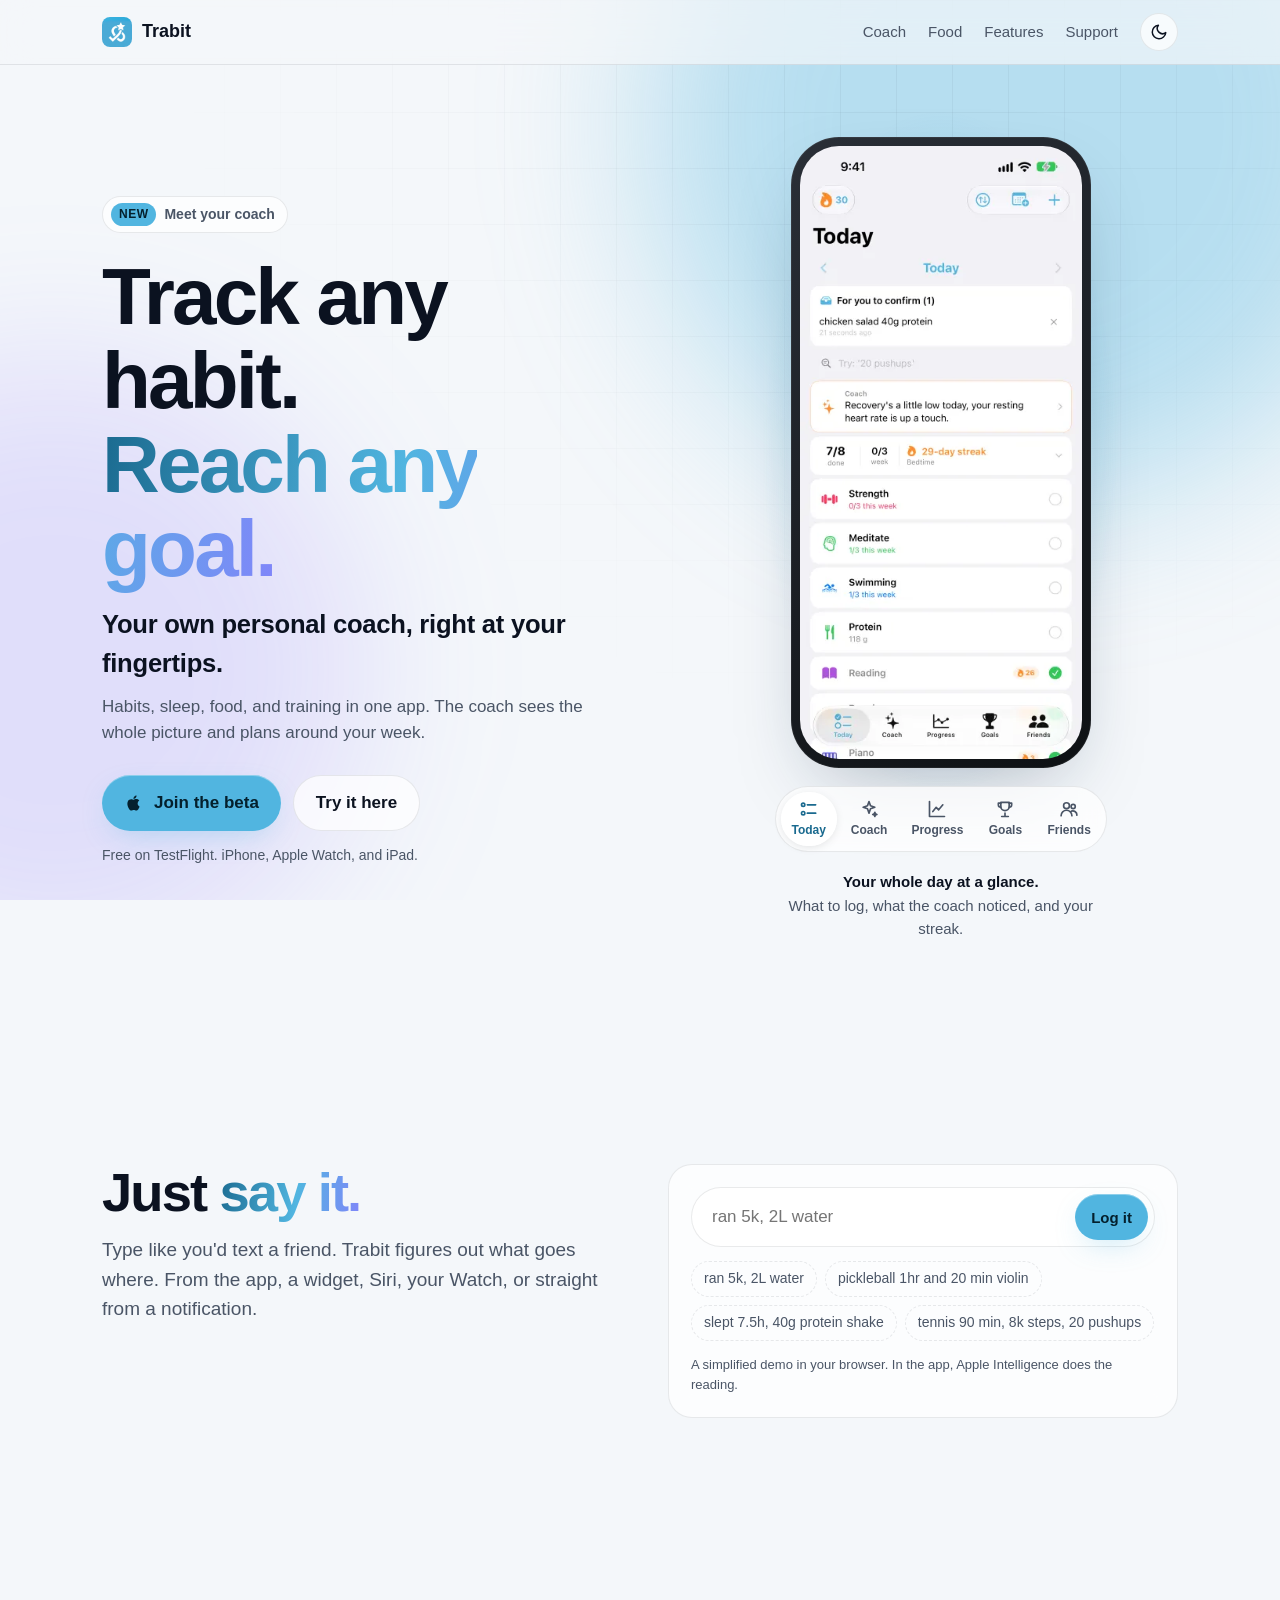
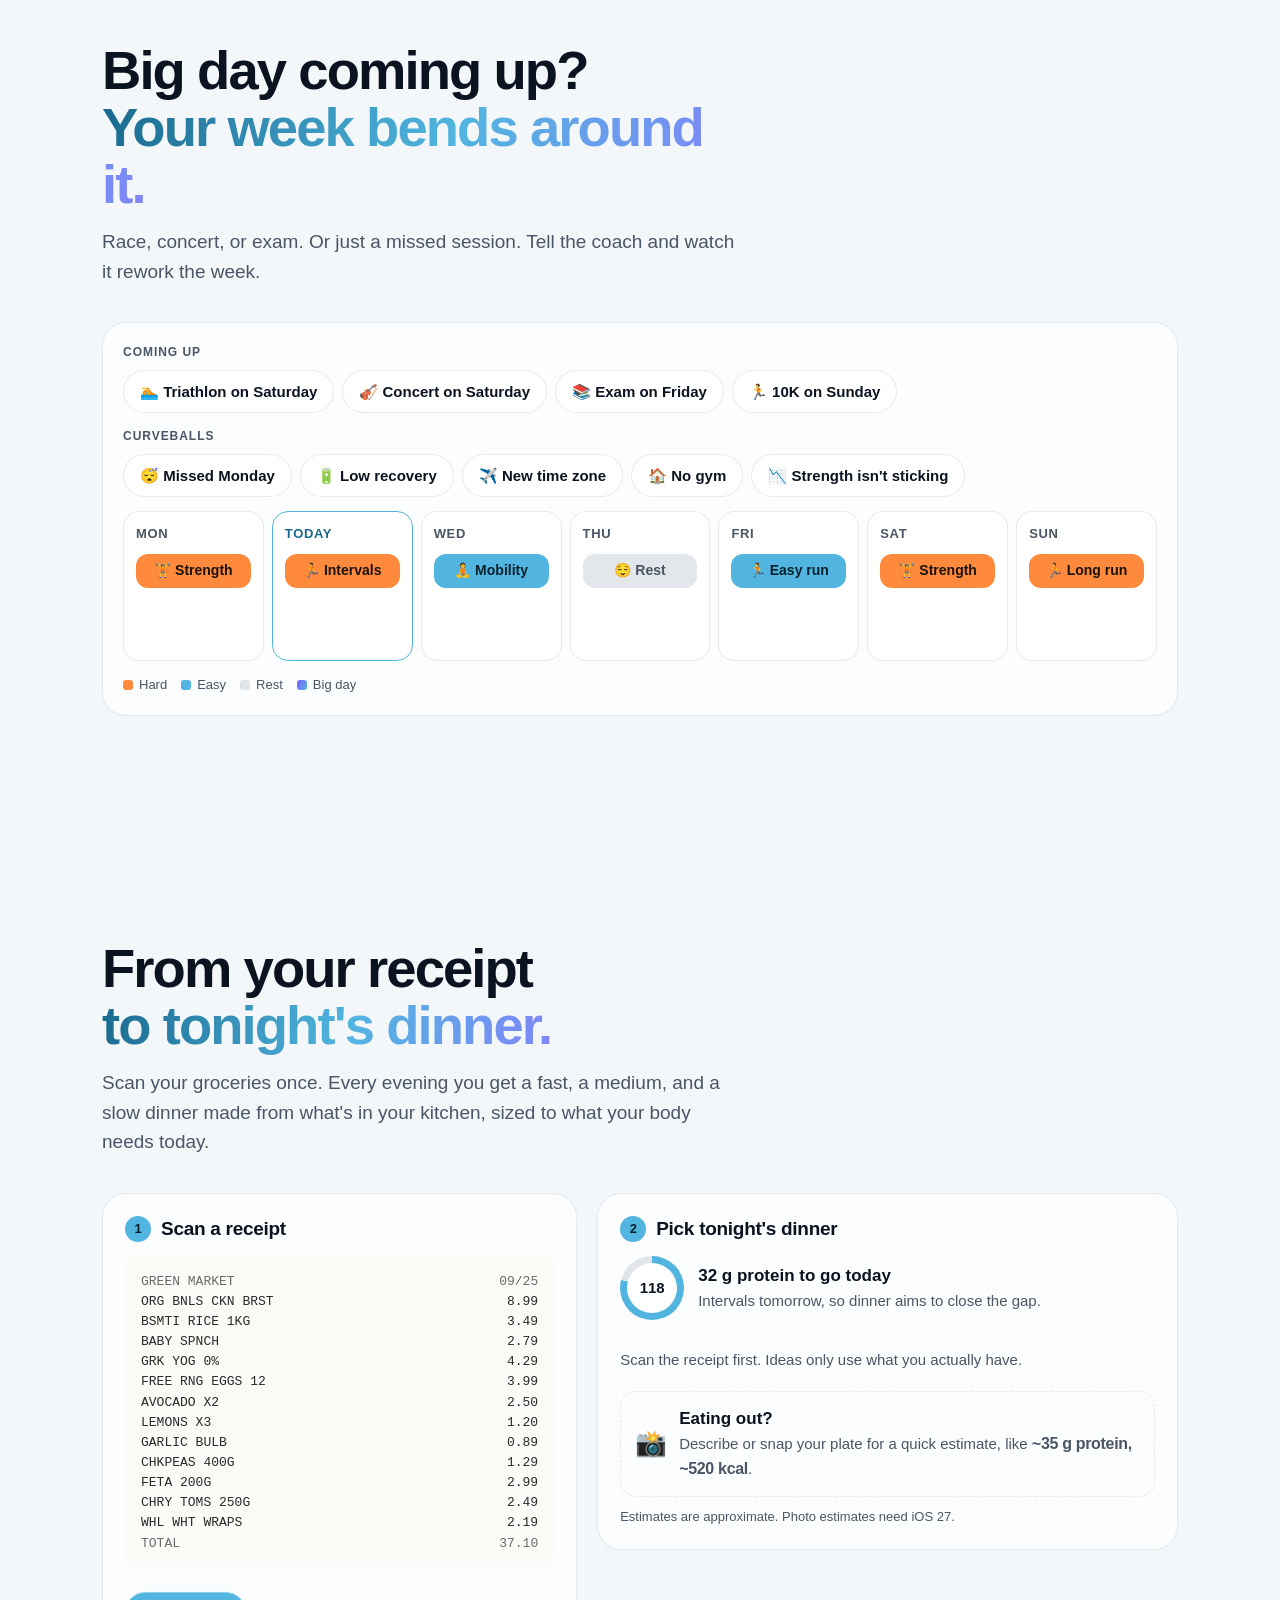
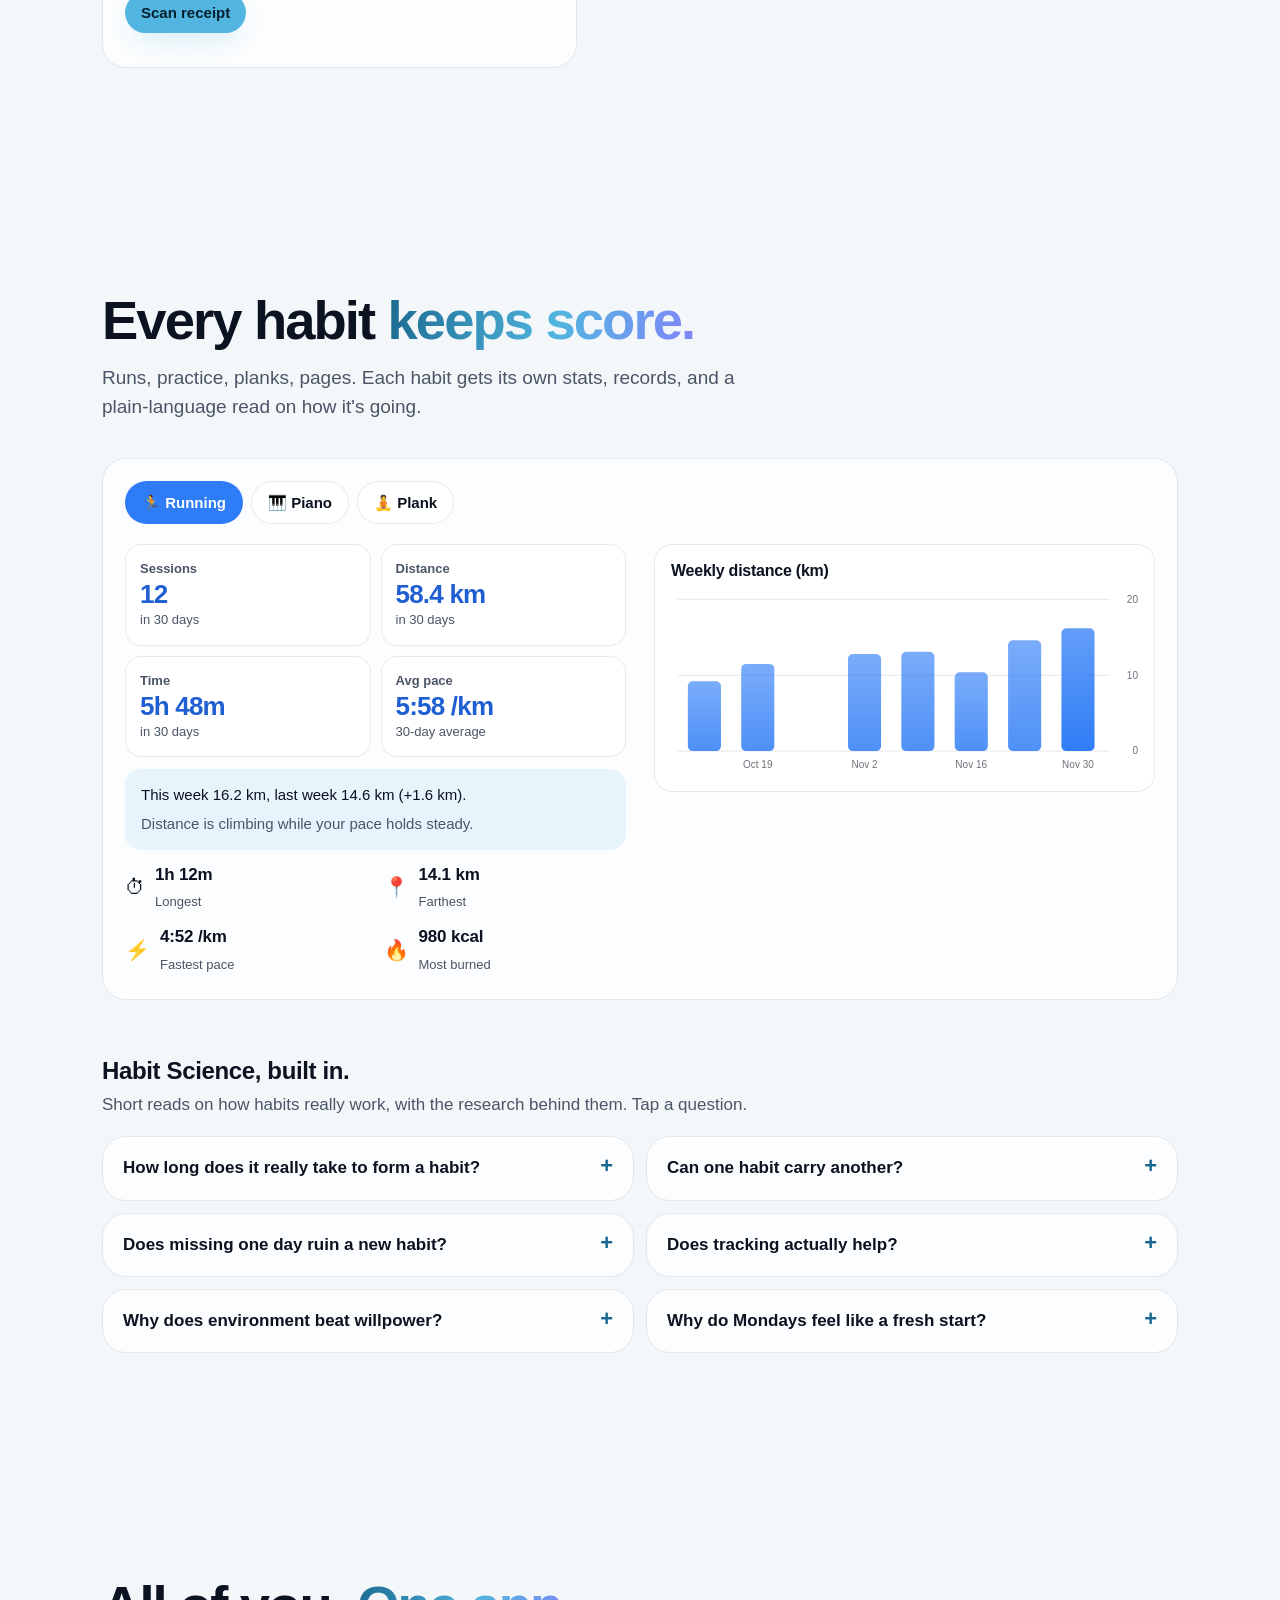
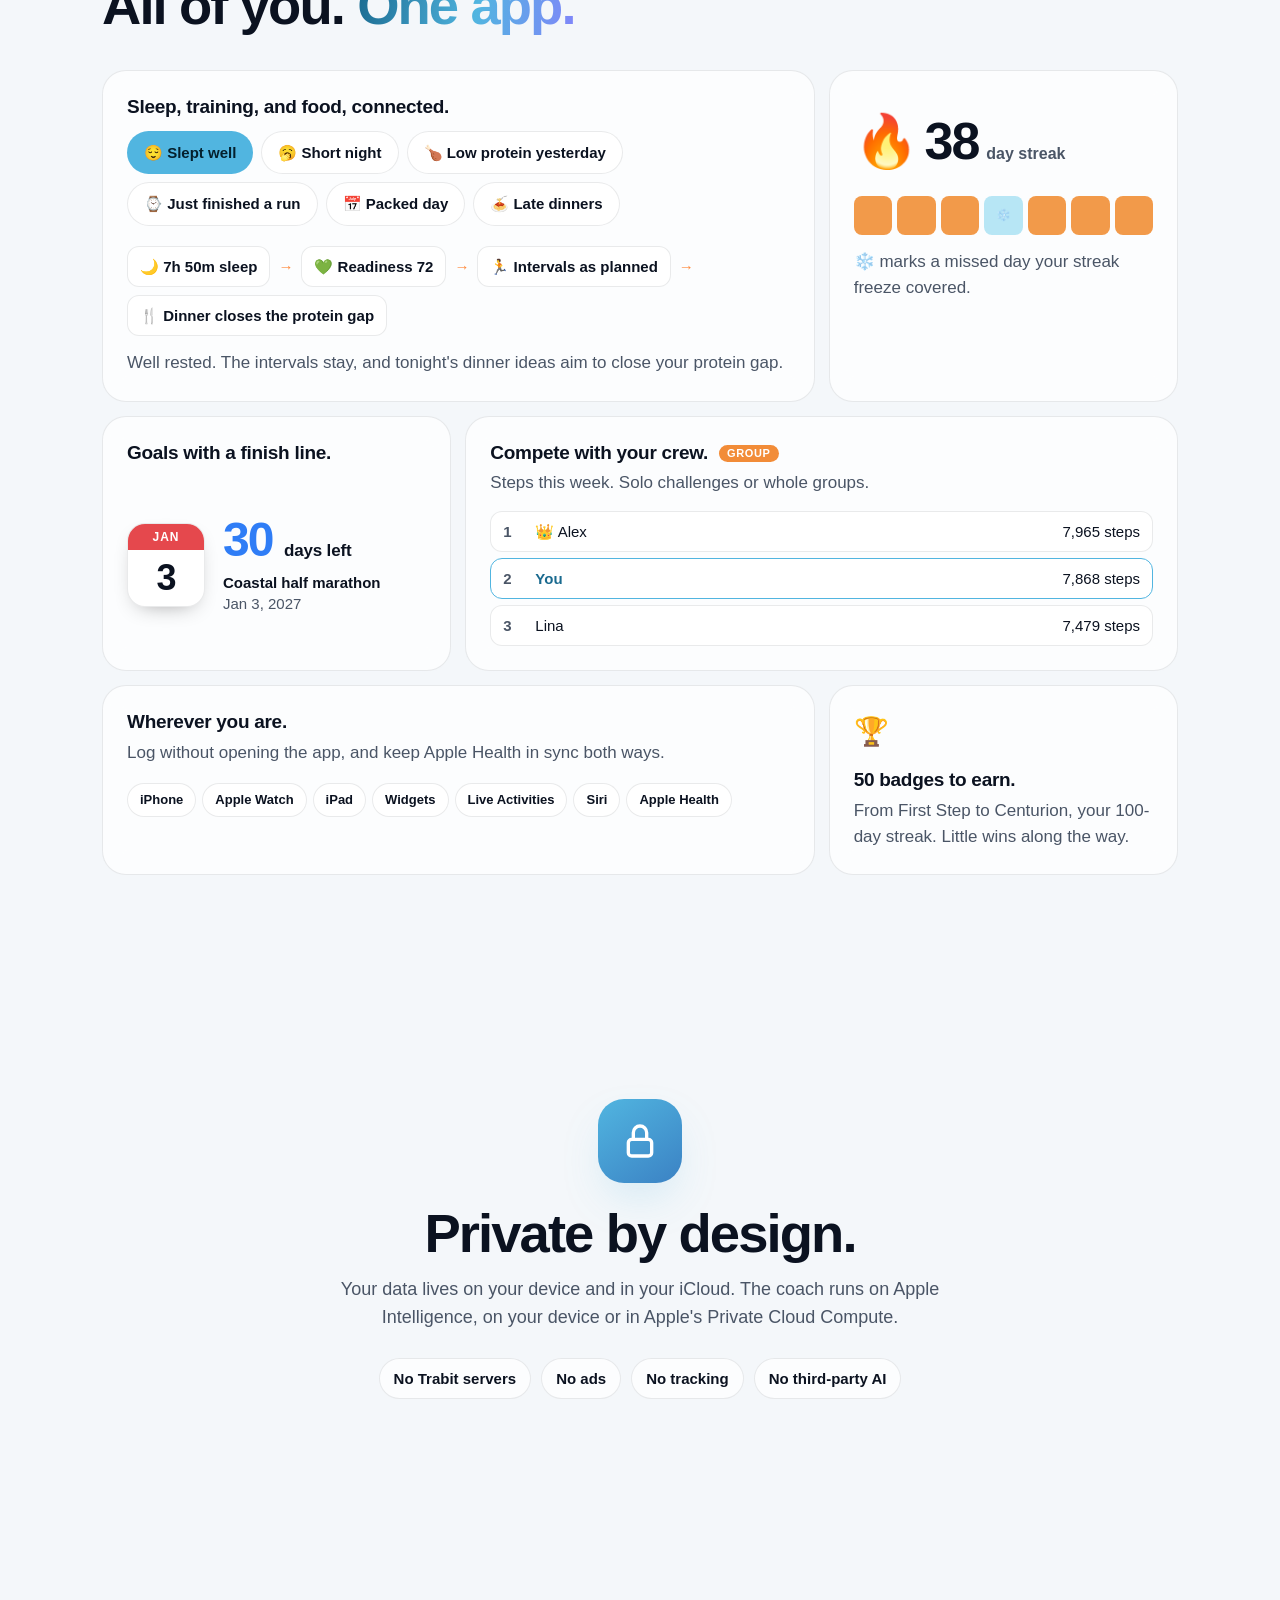
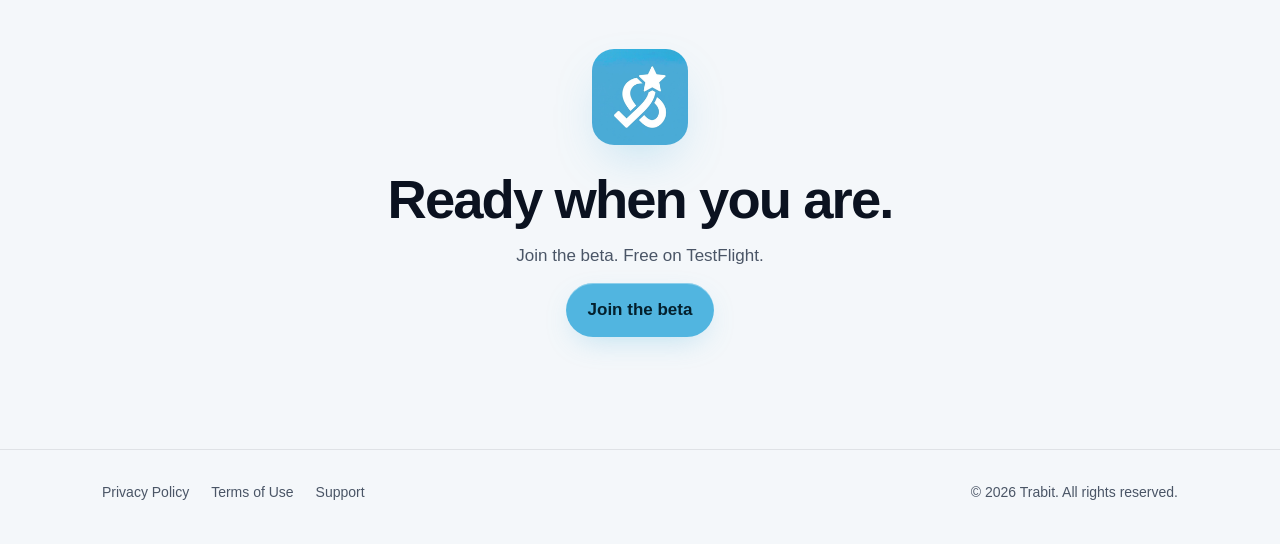
<file: index.html>
<!DOCTYPE html>
<html lang="en">
<head>
    <meta charset="UTF-8">
    <meta name="viewport" content="width=device-width, initial-scale=1">
    <title>Trabit: Track any habit. Reach any goal.</title>
    <meta name="description" content="Track any habit. Reach any goal. Trabit brings your habits, sleep, food, and training together, with a personal coach that plans around your week. For iPhone, Apple Watch, and iPad.">
    <meta name="theme-color" content="#F4F7FA" media="(prefers-color-scheme: light)">
    <meta name="theme-color" content="#05070A" media="(prefers-color-scheme: dark)">
    <link rel="apple-touch-icon" sizes="180x180" href="logos/apple-touch-icon.png?v=3">
    <link rel="icon" type="image/png" sizes="32x32" href="logos/favicon-32x32.png?v=3">
    <link rel="icon" type="image/png" sizes="16x16" href="logos/favicon-16x16.png?v=3">
    <link rel="canonical" href="https://trabit.app/">
    <meta property="og:type" content="website">
    <meta property="og:url" content="https://trabit.app/">
    <meta property="og:site_name" content="Trabit">
    <meta property="og:title" content="Trabit: Track any habit. Reach any goal.">
    <meta property="og:description" content="Habits, sleep, food, and training in one app, with a personal coach that plans around your week.">
    <meta property="og:image" content="https://trabit.app/img/og.png">
    <meta property="og:image:width" content="1200">
    <meta property="og:image:height" content="630">
    <meta property="og:image:alt" content="Track any habit. Reach any goal. Trabit on iPhone.">
    <meta name="twitter:card" content="summary_large_image">
    <script>
        document.documentElement.classList.add('js');
        try { var t = localStorage.getItem('theme'); if (t) document.documentElement.dataset.theme = t; } catch (e) {}
    </script>
    <link rel="preload" as="image" href="img/01-today-660.webp?v=5" imagesrcset="img/01-today-360.webp?v=5 360w, img/01-today-660.webp?v=5 660w" imagesizes="(min-width: 420px) 282px, 68vw" media="(prefers-color-scheme: light)">
    <link rel="preload" as="image" href="img/01-today-dark-660.webp?v=5" imagesrcset="img/01-today-dark-360.webp?v=5 360w, img/01-today-dark-660.webp?v=5 660w" imagesizes="(min-width: 420px) 282px, 68vw" media="(prefers-color-scheme: dark)">
    <link rel="stylesheet" href="home.css">
</head>
<body>
    <a class="skip" href="#main">Skip to content</a>
    <div class="ambient" aria-hidden="true"><div class="grid-lines"></div></div>

    <header class="nav">
        <div class="wrap">
            <a href="./" class="brand"><img src="logos/apple-touch-icon.png" alt="" width="30" height="30">Trabit</a>
            <nav class="nav-links" aria-label="Site">
                <a class="hide-sm" href="#coach">Coach</a>
                <a class="hide-sm" href="#food">Food</a>
                <a class="hide-sm" href="#features">Features</a>
                <a href="support.html">Support</a>
                <button class="theme-toggle" type="button" data-theme-toggle aria-label="Dark mode">
                    <svg class="i-moon" viewBox="0 0 24 24" fill="none" stroke="currentColor" stroke-width="2" stroke-linecap="round" stroke-linejoin="round" aria-hidden="true"><path d="M21 12.8A9 9 0 1 1 11.2 3a7 7 0 0 0 9.8 9.8z"/></svg>
                    <svg class="i-sun" viewBox="0 0 24 24" fill="none" stroke="currentColor" stroke-width="2" stroke-linecap="round" aria-hidden="true"><circle cx="12" cy="12" r="4"/><path d="M12 2v2M12 20v2M4.9 4.9l1.4 1.4M17.7 17.7l1.4 1.4M2 12h2M20 12h2M4.9 19.1l1.4-1.4M17.7 6.3l1.4-1.4"/></svg>
                </button>
            </nav>
        </div>
    </header>

    <main id="main">
        <!-- 1. Hero with a phone you can swipe -->
        <section class="hero" aria-labelledby="hero-title">
            <div class="wrap">
                <div>
                    <span class="kicker"><b>New</b> Meet your coach</span>
                    <h1 id="hero-title">Track any habit.<br><span class="grad">Reach any goal.</span></h1>
                    <p class="lede">Your own personal coach, right at your fingertips.</p>
                    <p class="sub">Habits, sleep, food, and training in one app. The coach sees the whole picture and plans around your week.</p>
                    <div class="actions">
                        <a class="btn btn-primary" href="https://testflight.apple.com/join/5uVBSwkq">
                            <svg viewBox="0 0 24 24" aria-hidden="true" fill="currentColor"><path d="M16.37 12.6c-.02-2.3 1.88-3.4 1.96-3.46-1.07-1.56-2.73-1.77-3.32-1.8-1.41-.14-2.76.83-3.47.83-.72 0-1.82-.81-3-.79-1.54.02-2.96.9-3.76 2.28-1.6 2.78-.41 6.9 1.15 9.16.76 1.1 1.67 2.34 2.86 2.3 1.15-.05 1.58-.74 2.97-.74 1.38 0 1.77.74 2.98.72 1.23-.02 2.01-1.12 2.77-2.23.87-1.28 1.23-2.52 1.25-2.58-.03-.01-2.4-.92-2.42-3.65zM14.1 5.84c.63-.77 1.06-1.84.94-2.9-.91.04-2.01.61-2.66 1.37-.58.67-1.09 1.76-.96 2.8 1.02.08 2.05-.51 2.68-1.27z"/></svg>
                            Join the beta
                        </a>
                        <a class="btn btn-ghost" href="#say">Try it here</a>
                    </div>
                    <p class="note">Free on TestFlight. iPhone, Apple Watch, and iPad.</p>
                </div>

                <div class="phone-stage">
                    <div class="phone">
                        <div class="screens" id="screens" data-dark-shots tabindex="0" aria-label="App screens. Drag, swipe, or use the tabs below.">
                            <figure class="screen" id="scr-today" role="tabpanel" aria-labelledby="tab-today">
                                <img src="img/01-today-660.webp?v=5" srcset="img/01-today-360.webp?v=5 360w, img/01-today-660.webp?v=5 660w" sizes="(min-width: 420px) 282px, 68vw" width="660" height="1434" fetchpriority="high"
                                     alt="The Today screen: a logged item waiting to be confirmed, a coach note that recovery is a little low, 7 of 8 habits done with a 29-day streak, and the list of today's habits.">
                            </figure>
                            <figure class="screen" id="scr-coach" role="tabpanel" aria-labelledby="tab-coach">
                                <img src="img/02-coach-660.webp?v=5" srcset="img/02-coach-360.webp?v=5 360w, img/02-coach-660.webp?v=5 660w" sizes="(min-width: 420px) 282px, 68vw" width="660" height="1434" loading="lazy" decoding="async"
                                     alt="The Coach screen: today's briefing with readiness 68, patterns the coach has noticed, and a chat where the coach suggests swapping hard intervals for 35 easy minutes after a bad night.">
                            </figure>
                            <figure class="screen" id="scr-progress" role="tabpanel" aria-labelledby="tab-progress">
                                <img src="img/03-progress-660.webp?v=5" srcset="img/03-progress-360.webp?v=5 360w, img/03-progress-660.webp?v=5 660w" sizes="(min-width: 420px) 282px, 68vw" width="660" height="1434" loading="lazy" decoding="async"
                                     alt="The Progress screen: vitals, then every habit with its streak and consistency percentage.">
                            </figure>
                            <figure class="screen" id="scr-goals" role="tabpanel" aria-labelledby="tab-goals">
                                <img src="img/05-goals-660.webp?v=5" srcset="img/05-goals-360.webp?v=5 360w, img/05-goals-660.webp?v=5 660w" sizes="(min-width: 420px) 282px, 68vw" width="660" height="1434" loading="lazy" decoding="async"
                                     alt="The Goals screen: 24 of 50 badges earned, a read every day goal, a shared run 100 km goal with Alex and Lina, and a piano goal counting down 18 days to a concert.">
                            </figure>
                            <figure class="screen" id="scr-friends" role="tabpanel" aria-labelledby="tab-friends">
                                <img src="img/06-friends-660.webp?v=5" srcset="img/06-friends-360.webp?v=5 360w, img/06-friends-660.webp?v=5 660w" sizes="(min-width: 420px) 282px, 68vw" width="660" height="1434" loading="lazy" decoding="async"
                                     alt="The Friends screen: your profile with a 30-day streak, competitions against Alex on running distance and Marcus on pushups, and your friends' progress today.">
                            </figure>
                        </div>
                    </div>
                    <div class="tabs" role="tablist" aria-label="App tabs">
                        <button class="tab" role="tab" id="tab-today" aria-controls="scr-today" aria-selected="true" data-caption="Your whole day at a glance.|What to log, what the coach noticed, and your streak.">
                            <svg viewBox="0 0 24 24" fill="none" stroke="currentColor" stroke-width="2" stroke-linecap="round" aria-hidden="true"><circle cx="5" cy="7" r="2"/><circle cx="5" cy="17" r="2"/><path d="M10 7h10M10 17h10"/></svg>Today
                        </button>
                        <button class="tab" role="tab" id="tab-coach" aria-controls="scr-coach" aria-selected="false" tabindex="-1" data-caption="A coach that knows your numbers.|Ask anything. It answers with your own data.">
                            <svg viewBox="0 0 24 24" fill="none" stroke="currentColor" stroke-width="2" stroke-linejoin="round" aria-hidden="true"><path d="M12 3l1.8 5.2L19 10l-5.2 1.8L12 17l-1.8-5.2L5 10l5.2-1.8z"/><path d="M19 16l.7 1.8 1.8.7-1.8.7L19 21l-.7-1.8-1.8-.7 1.8-.7z"/></svg>Coach
                        </button>
                        <button class="tab" role="tab" id="tab-progress" aria-controls="scr-progress" aria-selected="false" tabindex="-1" data-caption="Every habit, every streak.|See what is sticking and what needs a push.">
                            <svg viewBox="0 0 24 24" fill="none" stroke="currentColor" stroke-width="2" stroke-linecap="round" stroke-linejoin="round" aria-hidden="true"><path d="M3 3v18h18"/><path d="M7 15l4-5 3 3 5-6"/></svg>Progress
                        </button>
                        <button class="tab" role="tab" id="tab-goals" aria-controls="scr-goals" aria-selected="false" tabindex="-1" data-caption="Goals you can actually reach.|Set a target, track the pace, bring friends along.">
                            <svg viewBox="0 0 24 24" fill="none" stroke="currentColor" stroke-width="2" stroke-linecap="round" stroke-linejoin="round" aria-hidden="true"><path d="M8 21h8M12 17v4M7 4h10v5a5 5 0 0 1-10 0z"/><path d="M17 5h3v2a3 3 0 0 1-3 3M7 5H4v2a3 3 0 0 0 3 3"/></svg>Goals
                        </button>
                        <button class="tab" role="tab" id="tab-friends" aria-controls="scr-friends" aria-selected="false" tabindex="-1" data-caption="Better with friends.|Compete on distance, reps, or streaks.">
                            <svg viewBox="0 0 24 24" fill="none" stroke="currentColor" stroke-width="2" stroke-linecap="round" aria-hidden="true"><circle cx="9" cy="8" r="3.5"/><circle cx="17" cy="9" r="2.5"/><path d="M2.5 20a6.5 6.5 0 0 1 13 0M15 14.5a5 5 0 0 1 6.5 5"/></svg>Friends
                        </button>
                    </div>
                    <p class="caption" id="caption" aria-live="polite"><strong>Your whole day at a glance.</strong>What to log, what the coach noticed, and your streak.</p>
                </div>
            </div>
        </section>

        <!-- 2. Just say it -->
        <section id="say" aria-labelledby="say-title">
            <div class="wrap say">
                <div class="section-head reveal">
                    <h2 id="say-title">Just <span class="grad">say it.</span></h2>
                    <p>Type like you'd text a friend. Trabit figures out what goes where. From the app, a widget, Siri, your Watch, or straight from a notification.</p>
                </div>
                <div class="glass say-box reveal">
                    <form class="say-form" id="say-form" autocomplete="off">
                        <label class="visually-hidden" for="say-input" style="position:absolute;left:-9999px">What did you do today?</label>
                        <input id="say-input" type="text" placeholder="ran 5k, 2L water" maxlength="120">
                        <button class="btn btn-primary btn-sm" type="submit">Log it</button>
                    </form>
                    <div class="examples" aria-label="Examples">
                        <button class="chip" type="button">ran 5k, 2L water</button>
                        <button class="chip" type="button">pickleball 1hr and 20 min violin</button>
                        <button class="chip" type="button">slept 7.5h, 40g protein shake</button>
                        <button class="chip" type="button">tennis 90 min, 8k steps, 20 pushups</button>
                    </div>
                    <ul class="logged" id="logged" aria-live="polite"></ul>
                    <p class="demo-note">A simplified demo in your browser. In the app, Apple Intelligence does the reading.</p>
                </div>
            </div>
        </section>

        <!-- 3. The coach plans around your week -->
        <section id="coach" aria-labelledby="coach-title">
            <div class="wrap">
                <div class="section-head reveal">
                    <h2 id="coach-title">Big day coming up?<br><span class="grad">Your week bends around it.</span></h2>
                    <p>Race, concert, or exam. Or just a missed session. Tell the coach and watch it rework the week.</p>
                </div>
                <div class="glass week-card reveal">
                    <div class="scenario-group">
                        <span class="group-label" id="lbl-events">Coming up</span>
                        <div class="scenarios" role="group" aria-labelledby="lbl-events">
                            <button class="scenario" type="button" data-scenario="tri" aria-pressed="false">🏊 Triathlon on Saturday</button>
                            <button class="scenario" type="button" data-scenario="concert" aria-pressed="false">🎻 Concert on Saturday</button>
                            <button class="scenario" type="button" data-scenario="exam" aria-pressed="false">📚 Exam on Friday</button>
                            <button class="scenario" type="button" data-scenario="race" aria-pressed="false">🏃 10K on Sunday</button>
                        </div>
                    </div>
                    <div class="scenario-group">
                        <span class="group-label" id="lbl-curve">Curveballs</span>
                        <div class="scenarios" role="group" aria-labelledby="lbl-curve">
                            <button class="scenario" type="button" data-scenario="skip" aria-pressed="false">😴 Missed Monday</button>
                            <button class="scenario" type="button" data-scenario="recovery" aria-pressed="false">🔋 Low recovery</button>
                            <button class="scenario" type="button" data-scenario="travel" aria-pressed="false">✈️ New time zone</button>
                            <button class="scenario" type="button" data-scenario="nogym" aria-pressed="false">🏠 No gym</button>
                            <button class="scenario" type="button" data-scenario="sticking" aria-pressed="false">📉 Strength isn't sticking</button>
                        </div>
                    </div>
                    <div class="week" id="week" aria-live="polite"></div>
                    <div class="legend" aria-hidden="true">
                        <span><i style="background:var(--hard)"></i>Hard</span>
                        <span><i style="background:var(--easy)"></i>Easy</span>
                        <span><i style="background:var(--rest)"></i>Rest</span>
                        <span><i class="ev"></i>Big day</span>
                    </div>
                    <div class="bubble" id="bubble" hidden>
                        <img class="coach-avatar" src="logos/apple-touch-icon.png" alt="" width="36" height="36">
                        <div class="bubble-body">
                            <p id="bubble-text"></p>
                            <div class="row" id="bubble-actions">
                                <button class="btn btn-primary btn-sm" type="button" id="accept">Sounds good</button>
                                <button class="btn btn-ghost btn-sm" type="button" id="decline">Not today</button>
                            </div>
                        </div>
                    </div>
                </div>
            </div>
        </section>

        <!-- 4. Kitchen: receipt to pantry to dinner -->
        <section id="food" aria-labelledby="food-title">
            <div class="wrap">
                <div class="section-head reveal">
                    <h2 id="food-title">From your receipt<br><span class="grad">to tonight's dinner.</span></h2>
                    <p>Scan your groceries once. Every evening you get a fast, a medium, and a slow dinner made from what's in your kitchen, sized to what your body needs today.</p>
                </div>
                <div class="kitchen">
                    <div class="glass panel reveal">
                        <h3><span class="step-no">1</span>Scan a receipt</h3>
                        <div class="receipt" id="receipt" aria-label="Example grocery receipt">
                            <div class="row muted-line"><span>GREEN MARKET</span><span>09/25</span></div>
                            <div class="row"><span>ORG BNLS CKN BRST</span><span>8.99</span></div>
                            <div class="row"><span>BSMTI RICE 1KG</span><span>3.49</span></div>
                            <div class="row"><span>BABY SPNCH</span><span>2.79</span></div>
                            <div class="row"><span>GRK YOG 0%</span><span>4.29</span></div>
                            <div class="row"><span>FREE RNG EGGS 12</span><span>3.99</span></div>
                            <div class="row"><span>AVOCADO X2</span><span>2.50</span></div>
                            <div class="row"><span>LEMONS X3</span><span>1.20</span></div>
                            <div class="row"><span>GARLIC BULB</span><span>0.89</span></div>
                            <div class="row"><span>CHKPEAS 400G</span><span>1.29</span></div>
                            <div class="row"><span>FETA 200G</span><span>2.99</span></div>
                            <div class="row"><span>CHRY TOMS 250G</span><span>2.49</span></div>
                            <div class="row"><span>WHL WHT WRAPS</span><span>2.19</span></div>
                            <div class="row muted-line"><span>TOTAL</span><span>37.10</span></div>
                            <div class="scanline"></div>
                        </div>
                        <button class="btn btn-primary btn-sm" type="button" id="scan">Scan receipt</button>
                        <ul class="pantry" id="pantry" aria-live="polite"></ul>
                    </div>
                    <div class="glass panel reveal">
                        <h3><span class="step-no">2</span>Pick tonight's dinner</h3>
                        <div class="gap-row">
                            <div class="ring" id="ring" style="--p:79"><span id="ring-val">118</span></div>
                            <div>
                                <strong id="gap-text">32 g protein to go today</strong>
                                <div class="muted" style="font-size:0.9375rem">Intervals tomorrow, so dinner aims to close the gap.</div>
                            </div>
                        </div>
                        <div id="dinner-slot">
                            <p class="placeholder">Scan the receipt first. Ideas only use what you actually have.</p>
                        </div>
                        <div class="estimate">
                            <span style="font-size:1.6rem" aria-hidden="true">📸</span>
                            <div>
                                <strong>Eating out?</strong>
                                <div class="muted" style="font-size:0.9375rem">Describe or snap your plate for a quick estimate, like <span class="big" style="font-size:1rem">~35 g protein, ~520 kcal</span>.</div>
                            </div>
                        </div>
                        <p class="fine">Estimates are approximate. Photo estimates need iOS 27.</p>
                    </div>
                </div>
            </div>
        </section>

        <!-- 5. Numbers -->
        <section id="numbers" aria-labelledby="numbers-title">
            <div class="wrap">
                <div class="section-head reveal">
                    <h2 id="numbers-title">Every habit <span class="grad">keeps score.</span></h2>
                    <p>Runs, practice, planks, pages. Each habit gets its own stats, records, and a plain-language read on how it's going.</p>
                </div>
                <div class="glass habit-card reveal">
                    <div class="habit-tabs" role="tablist" aria-label="Example habits">
                        <button class="habit-tab" role="tab" aria-selected="true" data-habit="running">🏃 Running</button>
                        <button class="habit-tab" role="tab" aria-selected="false" tabindex="-1" data-habit="piano">🎹 Piano</button>
                        <button class="habit-tab" role="tab" aria-selected="false" tabindex="-1" data-habit="plank">🧘 Plank</button>
                    </div>
                    <div class="habit-body" id="habit-body" role="tabpanel" aria-live="polite">
                        <div>
                            <div class="stats" id="h-stats"></div>
                            <div class="insight" id="h-insight"></div>
                            <div class="records" id="h-records"></div>
                        </div>
                        <div class="chart-box">
                            <h3 id="h-chart-title">Weekly distance (km)</h3>
                            <svg class="bars" id="h-bars" viewBox="0 0 560 220" role="img" aria-label=""></svg>
                        </div>
                    </div>
                </div>

                <div class="science-head reveal">
                    <h3>Habit Science, built in.</h3>
                    <p class="muted">Short reads on how habits really work, with the research behind them. Tap a question.</p>
                </div>
                <div class="questions">
                    <div class="qcol">
                        <details class="glass q reveal">
                            <summary>How long does it really take to form a habit?</summary>
                            <p>About 66 days on average, not the 21 you often hear. In the study it ranged from 18 to 254 days. <span class="cite">Lally et al., 2010</span></p>
                        </details>
                        <details class="glass q reveal">
                            <summary>Does missing one day ruin a new habit?</summary>
                            <p>No. A single missed day barely made a difference. That's why Trabit streaks forgive one off day, but not two in a row. <span class="cite">Lally et al., 2010</span></p>
                        </details>
                        <details class="glass q reveal">
                            <summary>Why does environment beat willpower?</summary>
                            <p>Around 43% of what you do each day runs on autopilot, cued by the same time and place. Change the cue and the habit follows. <span class="cite">Wood, Quinn &amp; Kashy, 2002</span></p>
                        </details>
                    </div>
                    <div class="qcol">
                        <details class="glass q reveal">
                            <summary>Can one habit carry another?</summary>
                            <p>Yes. Tie a new habit to one you already have, like "after coffee, I stretch", and you're much more likely to follow through. <span class="cite">Gollwitzer &amp; Sheeran, 2006</span></p>
                        </details>
                        <details class="glass q reveal">
                            <summary>Does tracking actually help?</summary>
                            <p>Yes. Across 138 studies, keeping an eye on your progress was one of the most reliable ways to change behavior. <span class="cite">Harkin et al., 2016</span></p>
                        </details>
                        <details class="glass q reveal">
                            <summary>Why do Mondays feel like a fresh start?</summary>
                            <p>New weeks, months, and birthdays make people more likely to start working on goals. Use them. <span class="cite">Dai, Milkman &amp; Riis, 2014</span></p>
                        </details>
                    </div>
                </div>
            </div>
        </section>

        <!-- 6. Everything else, one line each -->
        <section id="features" aria-labelledby="features-title">
            <div class="wrap">
                <div class="section-head reveal">
                    <h2 id="features-title">All of you. <span class="grad">One app.</span></h2>
                </div>
                <div class="bento">
                    <div class="glass tile span-2 reveal">
                        <h3>Sleep, training, and food, connected.</h3>
                        <div class="night-toggle" role="group" aria-label="What happened">
                            <button type="button" class="scenario" data-night="good" aria-pressed="true">😌 Slept well</button>
                            <button type="button" class="scenario" data-night="short" aria-pressed="false">🥱 Short night</button>
                            <button type="button" class="scenario" data-night="fuel" aria-pressed="false">🍗 Low protein yesterday</button>
                            <button type="button" class="scenario" data-night="workout" aria-pressed="false">⌚ Just finished a run</button>
                            <button type="button" class="scenario" data-night="calendar" aria-pressed="false">📅 Packed day</button>
                            <button type="button" class="scenario" data-night="late" aria-pressed="false">🍝 Late dinners</button>
                        </div>
                        <div class="strip" id="strip" aria-live="polite"></div>
                        <p id="strip-text"></p>
                    </div>
                    <div class="glass tile reveal">
                        <div class="flame"><span aria-hidden="true">🔥</span><span id="streak-count">38</span><small>day streak</small></div>
                        <div class="mini-cal" aria-hidden="true">
                            <span></span><span></span><span></span><span class="frz">❄️</span><span></span><span></span><span></span>
                        </div>
                        <p style="margin-top:14px">❄️ marks a missed day your streak freeze covered.</p>
                    </div>
                    <div class="glass tile goal-tile reveal">
                        <h3>Goals with a finish line.</h3>
                        <div class="countdown">
                            <div class="cal" aria-hidden="true"><i id="cal-month">OCT</i><b id="cal-day">25</b></div>
                            <div>
                                <div class="days"><span id="days-left">30</span> <small>days left</small></div>
                                <div class="target"><strong>Coastal half marathon</strong><br><span id="target-date">Oct 25, 2026</span></div>
                            </div>
                        </div>
                    </div>
                    <div class="glass tile span-2 reveal">
                        <h3>Compete with your crew. <span class="badge">GROUP</span></h3>
                        <p>Steps this week. Solo challenges or whole groups.</p>
                        <ol class="board">
                            <li><span class="pos">1</span><span class="who">👑 Alex</span><span>7,965 steps</span></li>
                            <li class="me"><span class="pos">2</span><span class="who">You</span><span>7,868 steps</span></li>
                            <li><span class="pos">3</span><span class="who">Lina</span><span>7,479 steps</span></li>
                        </ol>
                    </div>
                    <div class="glass tile span-2 reveal">
                        <h3>Wherever you are.</h3>
                        <p>Log without opening the app, and keep Apple Health in sync both ways.</p>
                        <div class="pills">
                            <span>iPhone</span><span>Apple Watch</span><span>iPad</span><span>Widgets</span><span>Live Activities</span><span>Siri</span><span>Apple Health</span>
                        </div>
                    </div>
                    <div class="glass tile reveal">
                        <span class="emoji" aria-hidden="true">🏆</span>
                        <h3>50 badges to earn.</h3>
                        <p>From First Step to Centurion, your 100-day streak. Little wins along the way.</p>
                    </div>
                </div>
            </div>
        </section>

        <!-- 7. Privacy -->
        <section class="privacy" aria-labelledby="privacy-title">
            <div class="wrap reveal">
                <div class="shield" aria-hidden="true">
                    <svg viewBox="0 0 24 24" fill="none" stroke="currentColor" stroke-width="2" stroke-linecap="round" stroke-linejoin="round"><rect x="5" y="11" width="14" height="10" rx="2"/><path d="M8 11V7a4 4 0 0 1 8 0v4"/></svg>
                </div>
                <h2 id="privacy-title">Private by design.</h2>
                <p>Your data lives on your device and in your iCloud. The coach runs on Apple Intelligence, on your device or in Apple's Private Cloud Compute.</p>
                <ul class="facts">
                    <li>No Trabit servers</li>
                    <li>No ads</li>
                    <li>No tracking</li>
                    <li>No third-party AI</li>
                </ul>
            </div>
        </section>

        <section class="cta" aria-labelledby="cta-title">
            <div class="wrap reveal">
                <img class="icon" src="logos/apple-touch-icon.png" alt="" width="96" height="96" loading="lazy">
                <h2 id="cta-title">Ready when you are.</h2>
                <p class="muted">Join the beta. Free on TestFlight.</p>
                <a class="btn btn-primary" href="https://testflight.apple.com/join/5uVBSwkq">Join the beta</a>
            </div>
        </section>
    </main>

    <footer class="footer">
        <div class="wrap">
            <ul>
                <li><a href="privacy.html">Privacy Policy</a></li>
                <li><a href="terms.html">Terms of Use</a></li>
                <li><a href="support.html">Support</a></li>
            </ul>
            <p style="margin:0">&copy; 2026 Trabit. All rights reserved.</p>
        </div>
    </footer>

    <script src="theme.js" defer></script>
    <script src="home.js" defer></script>
    <script data-goatcounter="https://trabit.goatcounter.com/count" async src="https://gc.zgo.at/count.js"></script>
</body>
</html>
</file>
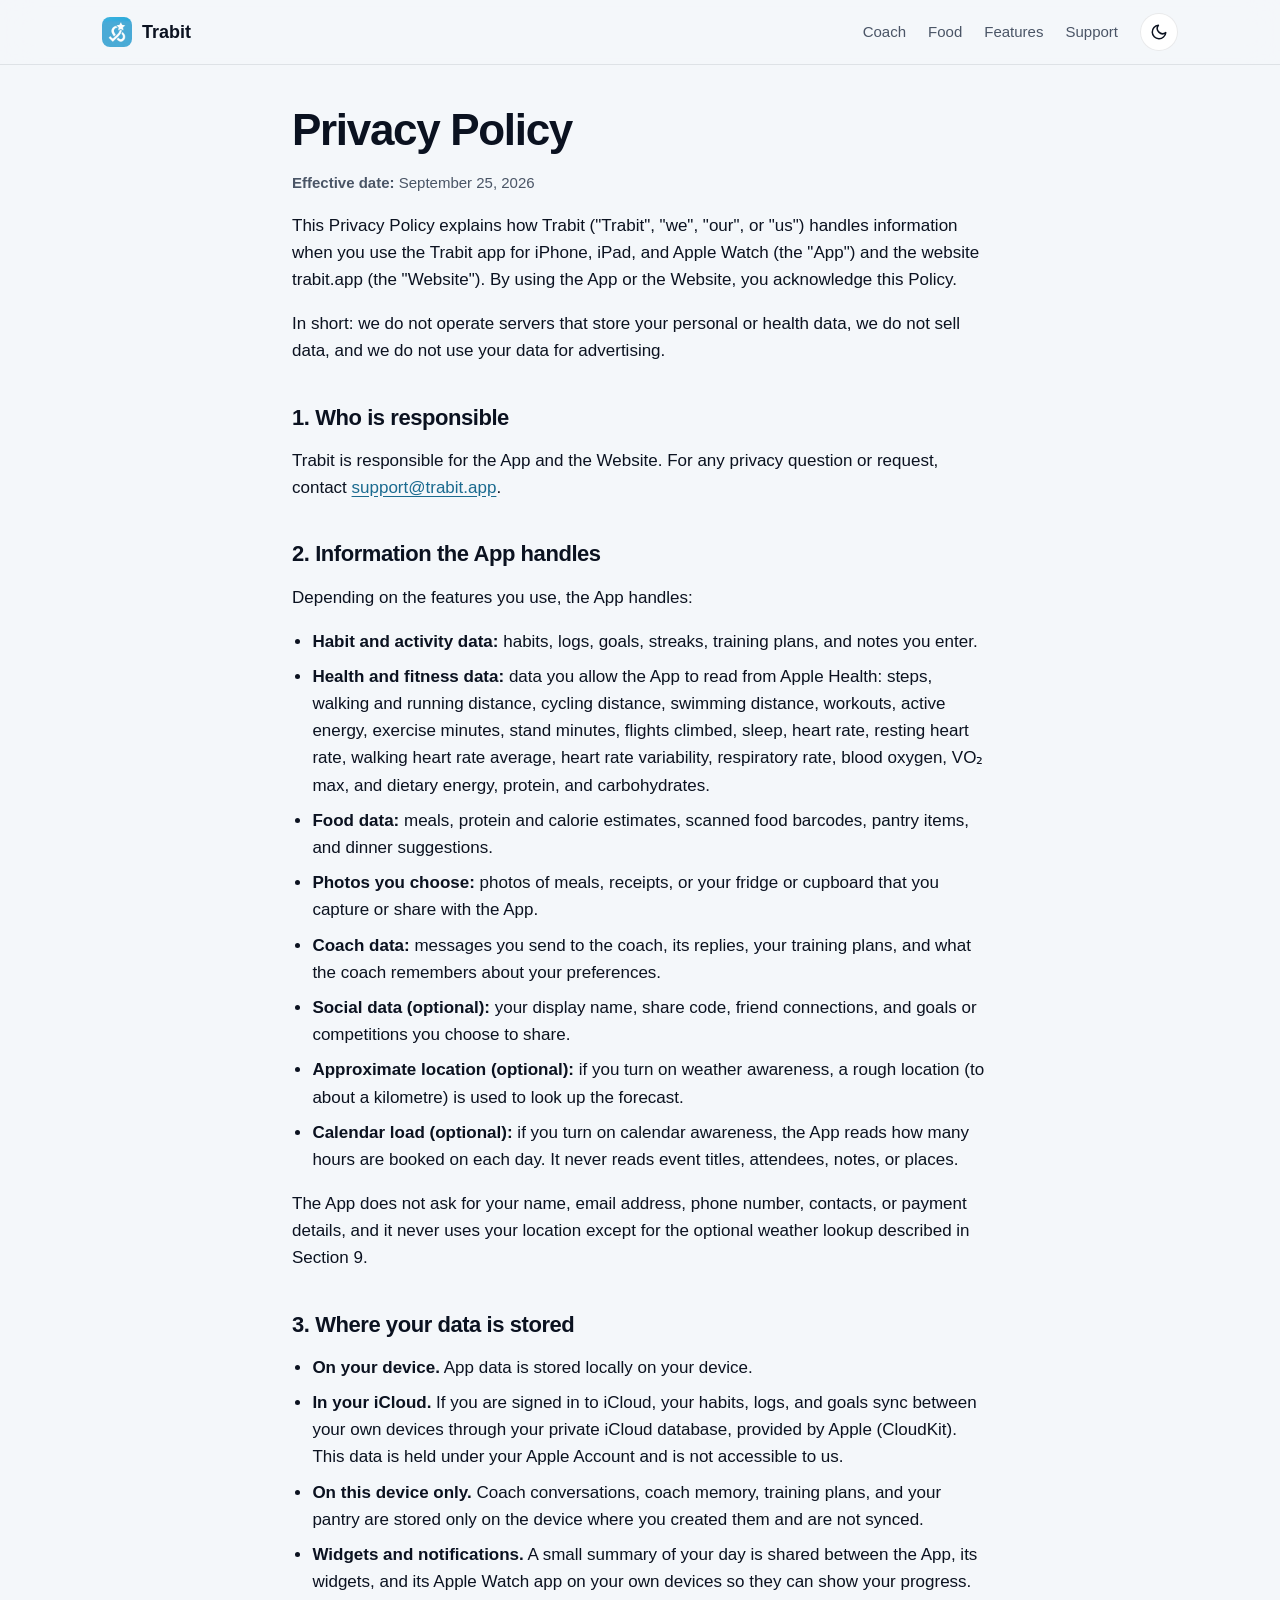
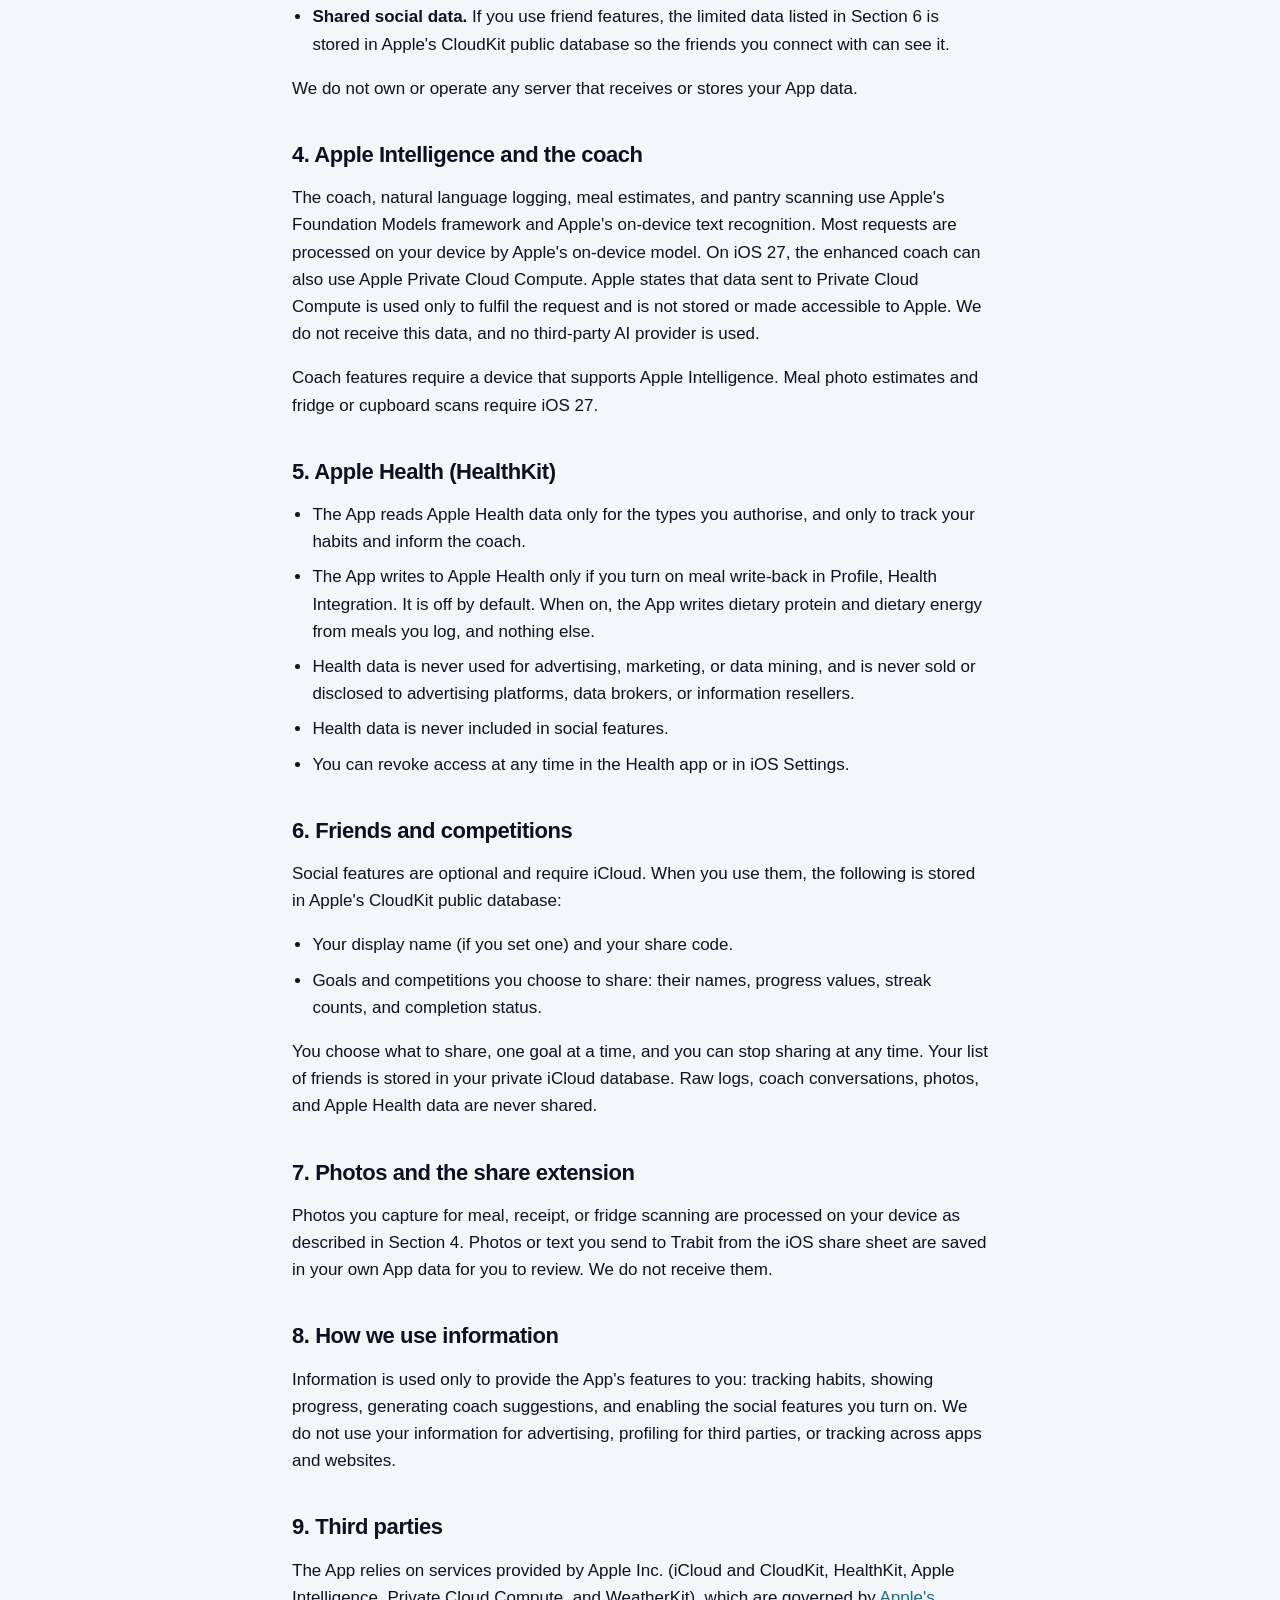
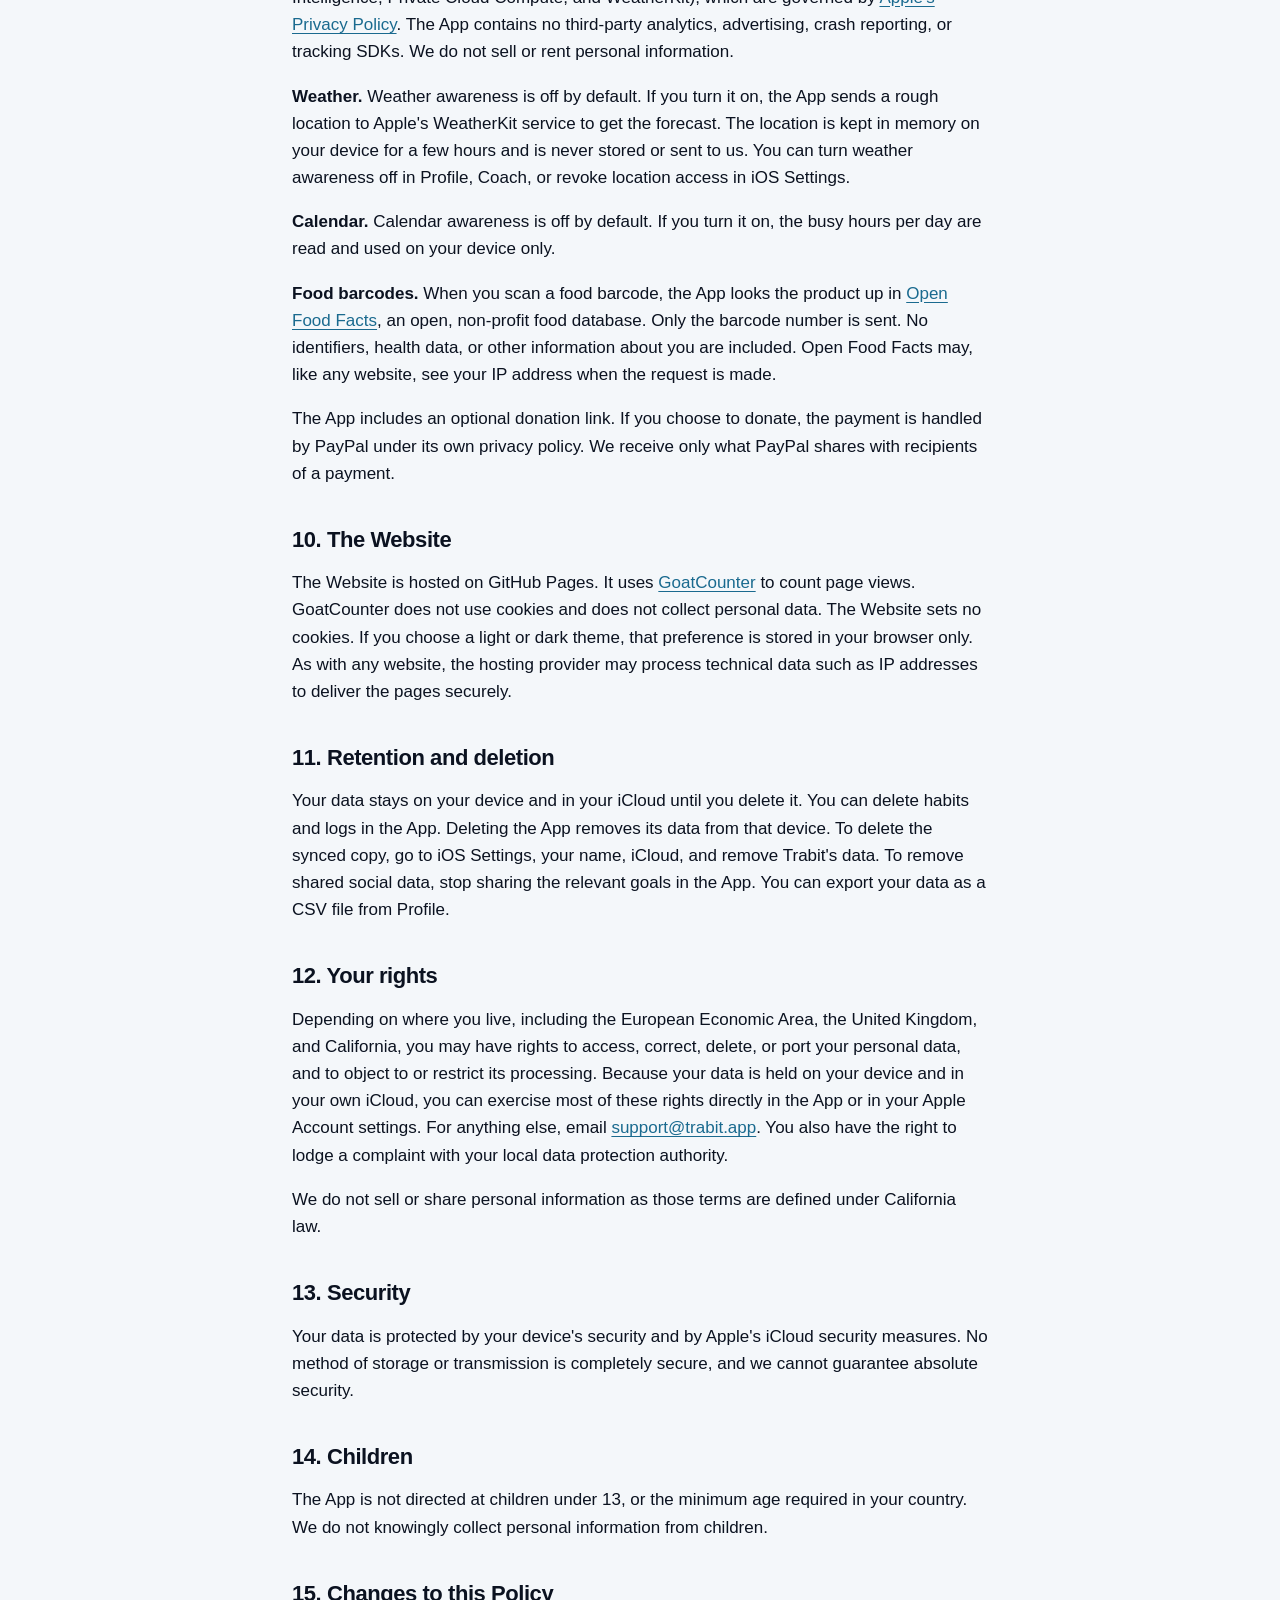
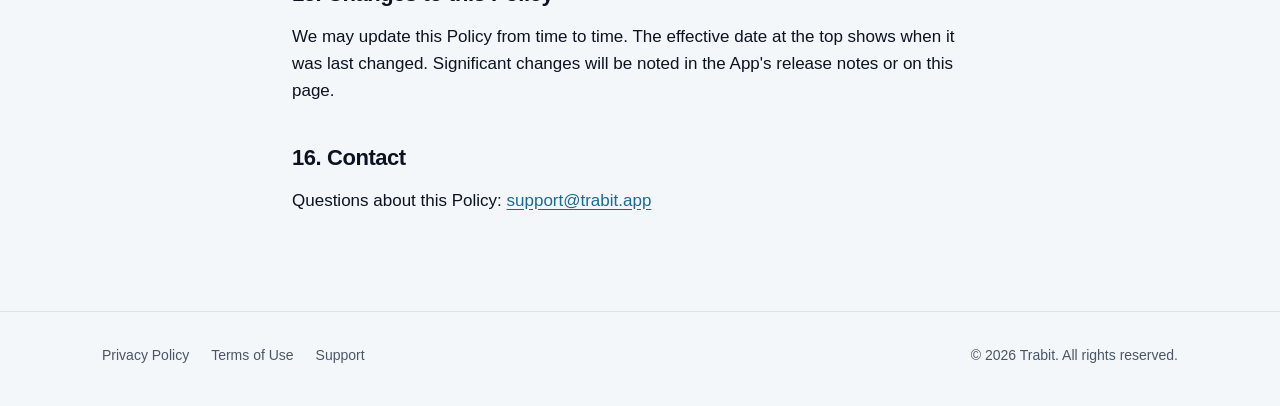
<file: privacy.html>
<!DOCTYPE html>
<html lang="en">
<head>
    <meta charset="UTF-8">
    <meta name="viewport" content="width=device-width, initial-scale=1">
    <title>Privacy Policy | Trabit</title>
    <meta name="description" content="Trabit Privacy Policy. How the Trabit app and trabit.app handle your data.">
    <link rel="canonical" href="https://trabit.app/privacy">
    <link rel="apple-touch-icon" sizes="180x180" href="logos/apple-touch-icon.png?v=3">
    <link rel="icon" type="image/png" sizes="32x32" href="logos/favicon-32x32.png?v=3">
    <link rel="icon" type="image/png" sizes="16x16" href="logos/favicon-16x16.png?v=3">
    <meta property="og:type" content="website">
    <meta property="og:url" content="https://trabit.app/privacy">
    <meta property="og:title" content="Trabit Privacy Policy">
    <meta property="og:description" content="How the Trabit app and trabit.app handle your data.">
    <meta property="og:image" content="https://trabit.app/img/og.png">
    <meta name="twitter:card" content="summary_large_image">
    <script>try { var t = localStorage.getItem('theme'); if (t) document.documentElement.dataset.theme = t; } catch (e) {}</script>
    <link rel="stylesheet" href="styles.css">
</head>
<body>
    <a class="skip" href="#main">Skip to content</a>

    <header class="nav">
        <div class="container">
            <a href="index.html" class="brand">
                <img src="logos/apple-touch-icon.png" alt="" width="30" height="30">
                Trabit
            </a>
            <nav class="nav-links" aria-label="Site">
                <a class="hide-sm" href="index.html#coach">Coach</a>
                <a class="hide-sm" href="index.html#food">Food</a>
                <a class="hide-sm" href="index.html#features">Features</a>
                <a href="support.html">Support</a>
                <button class="theme-toggle" type="button" data-theme-toggle aria-label="Dark mode">
                    <svg class="i-moon" viewBox="0 0 24 24" fill="none" stroke="currentColor" stroke-width="2" stroke-linecap="round" stroke-linejoin="round" aria-hidden="true"><path d="M21 12.8A9 9 0 1 1 11.2 3a7 7 0 0 0 9.8 9.8z"/></svg>
                    <svg class="i-sun" viewBox="0 0 24 24" fill="none" stroke="currentColor" stroke-width="2" stroke-linecap="round" aria-hidden="true"><circle cx="12" cy="12" r="4"/><path d="M12 2v2M12 20v2M4.9 4.9l1.4 1.4M17.7 17.7l1.4 1.4M2 12h2M20 12h2M4.9 19.1l1.4-1.4M17.7 6.3l1.4-1.4"/></svg>
                </button>
            </nav>
        </div>
    </header>

    <main id="main" class="page">
        <div class="container narrow">
            <h1>Privacy Policy</h1>
            <p class="meta"><strong>Effective date:</strong> September 25, 2026</p>

            <p>This Privacy Policy explains how Trabit ("Trabit", "we", "our", or "us") handles information when you use the Trabit app for iPhone, iPad, and Apple Watch (the "App") and the website trabit.app (the "Website"). By using the App or the Website, you acknowledge this Policy.</p>
            <p>In short: we do not operate servers that store your personal or health data, we do not sell data, and we do not use your data for advertising.</p>

            <h2>1. Who is responsible</h2>
            <p>Trabit is responsible for the App and the Website. For any privacy question or request, contact <a href="mailto:support@trabit.app">support@trabit.app</a>.</p>

            <h2>2. Information the App handles</h2>
            <p>Depending on the features you use, the App handles:</p>
            <ul>
                <li><strong>Habit and activity data:</strong> habits, logs, goals, streaks, training plans, and notes you enter.</li>
                <li><strong>Health and fitness data:</strong> data you allow the App to read from Apple Health: steps, walking and running distance, cycling distance, swimming distance, workouts, active energy, exercise minutes, stand minutes, flights climbed, sleep, heart rate, resting heart rate, walking heart rate average, heart rate variability, respiratory rate, blood oxygen, VO₂ max, and dietary energy, protein, and carbohydrates.</li>
                <li><strong>Food data:</strong> meals, protein and calorie estimates, scanned food barcodes, pantry items, and dinner suggestions.</li>
                <li><strong>Photos you choose:</strong> photos of meals, receipts, or your fridge or cupboard that you capture or share with the App.</li>
                <li><strong>Coach data:</strong> messages you send to the coach, its replies, your training plans, and what the coach remembers about your preferences.</li>
                <li><strong>Social data (optional):</strong> your display name, share code, friend connections, and goals or competitions you choose to share.</li>
                <li><strong>Approximate location (optional):</strong> if you turn on weather awareness, a rough location (to about a kilometre) is used to look up the forecast.</li>
                <li><strong>Calendar load (optional):</strong> if you turn on calendar awareness, the App reads how many hours are booked on each day. It never reads event titles, attendees, notes, or places.</li>
            </ul>
            <p>The App does not ask for your name, email address, phone number, contacts, or payment details, and it never uses your location except for the optional weather lookup described in Section 9.</p>

            <h2>3. Where your data is stored</h2>
            <ul>
                <li><strong>On your device.</strong> App data is stored locally on your device.</li>
                <li><strong>In your iCloud.</strong> If you are signed in to iCloud, your habits, logs, and goals sync between your own devices through your private iCloud database, provided by Apple (CloudKit). This data is held under your Apple Account and is not accessible to us.</li>
                <li><strong>On this device only.</strong> Coach conversations, coach memory, training plans, and your pantry are stored only on the device where you created them and are not synced.</li>
                <li><strong>Widgets and notifications.</strong> A small summary of your day is shared between the App, its widgets, and its Apple Watch app on your own devices so they can show your progress.</li>
                <li><strong>Shared social data.</strong> If you use friend features, the limited data listed in Section 6 is stored in Apple's CloudKit public database so the friends you connect with can see it.</li>
            </ul>
            <p>We do not own or operate any server that receives or stores your App data.</p>

            <h2>4. Apple Intelligence and the coach</h2>
            <p>The coach, natural language logging, meal estimates, and pantry scanning use Apple's Foundation Models framework and Apple's on-device text recognition. Most requests are processed on your device by Apple's on-device model. On iOS 27, the enhanced coach can also use Apple Private Cloud Compute. Apple states that data sent to Private Cloud Compute is used only to fulfil the request and is not stored or made accessible to Apple. We do not receive this data, and no third-party AI provider is used.</p>
            <p>Coach features require a device that supports Apple Intelligence. Meal photo estimates and fridge or cupboard scans require iOS 27.</p>

            <h2>5. Apple Health (HealthKit)</h2>
            <ul>
                <li>The App reads Apple Health data only for the types you authorise, and only to track your habits and inform the coach.</li>
                <li>The App writes to Apple Health only if you turn on meal write-back in Profile, Health Integration. It is off by default. When on, the App writes dietary protein and dietary energy from meals you log, and nothing else.</li>
                <li>Health data is never used for advertising, marketing, or data mining, and is never sold or disclosed to advertising platforms, data brokers, or information resellers.</li>
                <li>Health data is never included in social features.</li>
                <li>You can revoke access at any time in the Health app or in iOS Settings.</li>
            </ul>

            <h2>6. Friends and competitions</h2>
            <p>Social features are optional and require iCloud. When you use them, the following is stored in Apple's CloudKit public database:</p>
            <ul>
                <li>Your display name (if you set one) and your share code.</li>
                <li>Goals and competitions you choose to share: their names, progress values, streak counts, and completion status.</li>
            </ul>
            <p>You choose what to share, one goal at a time, and you can stop sharing at any time. Your list of friends is stored in your private iCloud database. Raw logs, coach conversations, photos, and Apple Health data are never shared.</p>

            <h2>7. Photos and the share extension</h2>
            <p>Photos you capture for meal, receipt, or fridge scanning are processed on your device as described in Section 4. Photos or text you send to Trabit from the iOS share sheet are saved in your own App data for you to review. We do not receive them.</p>

            <h2>8. How we use information</h2>
            <p>Information is used only to provide the App's features to you: tracking habits, showing progress, generating coach suggestions, and enabling the social features you turn on. We do not use your information for advertising, profiling for third parties, or tracking across apps and websites.</p>

            <h2>9. Third parties</h2>
            <p>The App relies on services provided by Apple Inc. (iCloud and CloudKit, HealthKit, Apple Intelligence, Private Cloud Compute, and WeatherKit), which are governed by <a href="https://www.apple.com/legal/privacy/">Apple's Privacy Policy</a>. The App contains no third-party analytics, advertising, crash reporting, or tracking SDKs. We do not sell or rent personal information.</p>
            <p><strong>Weather.</strong> Weather awareness is off by default. If you turn it on, the App sends a rough location to Apple's WeatherKit service to get the forecast. The location is kept in memory on your device for a few hours and is never stored or sent to us. You can turn weather awareness off in Profile, Coach, or revoke location access in iOS Settings.</p>
            <p><strong>Calendar.</strong> Calendar awareness is off by default. If you turn it on, the busy hours per day are read and used on your device only.</p>
            <p><strong>Food barcodes.</strong> When you scan a food barcode, the App looks the product up in <a href="https://world.openfoodfacts.org">Open Food Facts</a>, an open, non-profit food database. Only the barcode number is sent. No identifiers, health data, or other information about you are included. Open Food Facts may, like any website, see your IP address when the request is made.</p>
            <p>The App includes an optional donation link. If you choose to donate, the payment is handled by PayPal under its own privacy policy. We receive only what PayPal shares with recipients of a payment.</p>

            <h2>10. The Website</h2>
            <p>The Website is hosted on GitHub Pages. It uses <a href="https://www.goatcounter.com">GoatCounter</a> to count page views. GoatCounter does not use cookies and does not collect personal data. The Website sets no cookies. If you choose a light or dark theme, that preference is stored in your browser only. As with any website, the hosting provider may process technical data such as IP addresses to deliver the pages securely.</p>

            <h2>11. Retention and deletion</h2>
            <p>Your data stays on your device and in your iCloud until you delete it. You can delete habits and logs in the App. Deleting the App removes its data from that device. To delete the synced copy, go to iOS Settings, your name, iCloud, and remove Trabit's data. To remove shared social data, stop sharing the relevant goals in the App. You can export your data as a CSV file from Profile.</p>

            <h2>12. Your rights</h2>
            <p>Depending on where you live, including the European Economic Area, the United Kingdom, and California, you may have rights to access, correct, delete, or port your personal data, and to object to or restrict its processing. Because your data is held on your device and in your own iCloud, you can exercise most of these rights directly in the App or in your Apple Account settings. For anything else, email <a href="mailto:support@trabit.app">support@trabit.app</a>. You also have the right to lodge a complaint with your local data protection authority.</p>
            <p>We do not sell or share personal information as those terms are defined under California law.</p>

            <h2>13. Security</h2>
            <p>Your data is protected by your device's security and by Apple's iCloud security measures. No method of storage or transmission is completely secure, and we cannot guarantee absolute security.</p>

            <h2>14. Children</h2>
            <p>The App is not directed at children under 13, or the minimum age required in your country. We do not knowingly collect personal information from children.</p>

            <h2>15. Changes to this Policy</h2>
            <p>We may update this Policy from time to time. The effective date at the top shows when it was last changed. Significant changes will be noted in the App's release notes or on this page.</p>

            <h2>16. Contact</h2>
            <p>Questions about this Policy: <a href="mailto:support@trabit.app">support@trabit.app</a></p>
        </div>
    </main>

    <footer class="footer">
        <div class="container">
            <ul class="footer-links">
                <li><a href="privacy.html">Privacy Policy</a></li>
                <li><a href="terms.html">Terms of Use</a></li>
                <li><a href="support.html">Support</a></li>
            </ul>
            <p>&copy; 2026 Trabit. All rights reserved.</p>
        </div>
    </footer>

    <script src="theme.js" defer></script>
    <script data-goatcounter="https://trabit.goatcounter.com/count" async src="https://gc.zgo.at/count.js"></script>
</body>
</html>
</file>
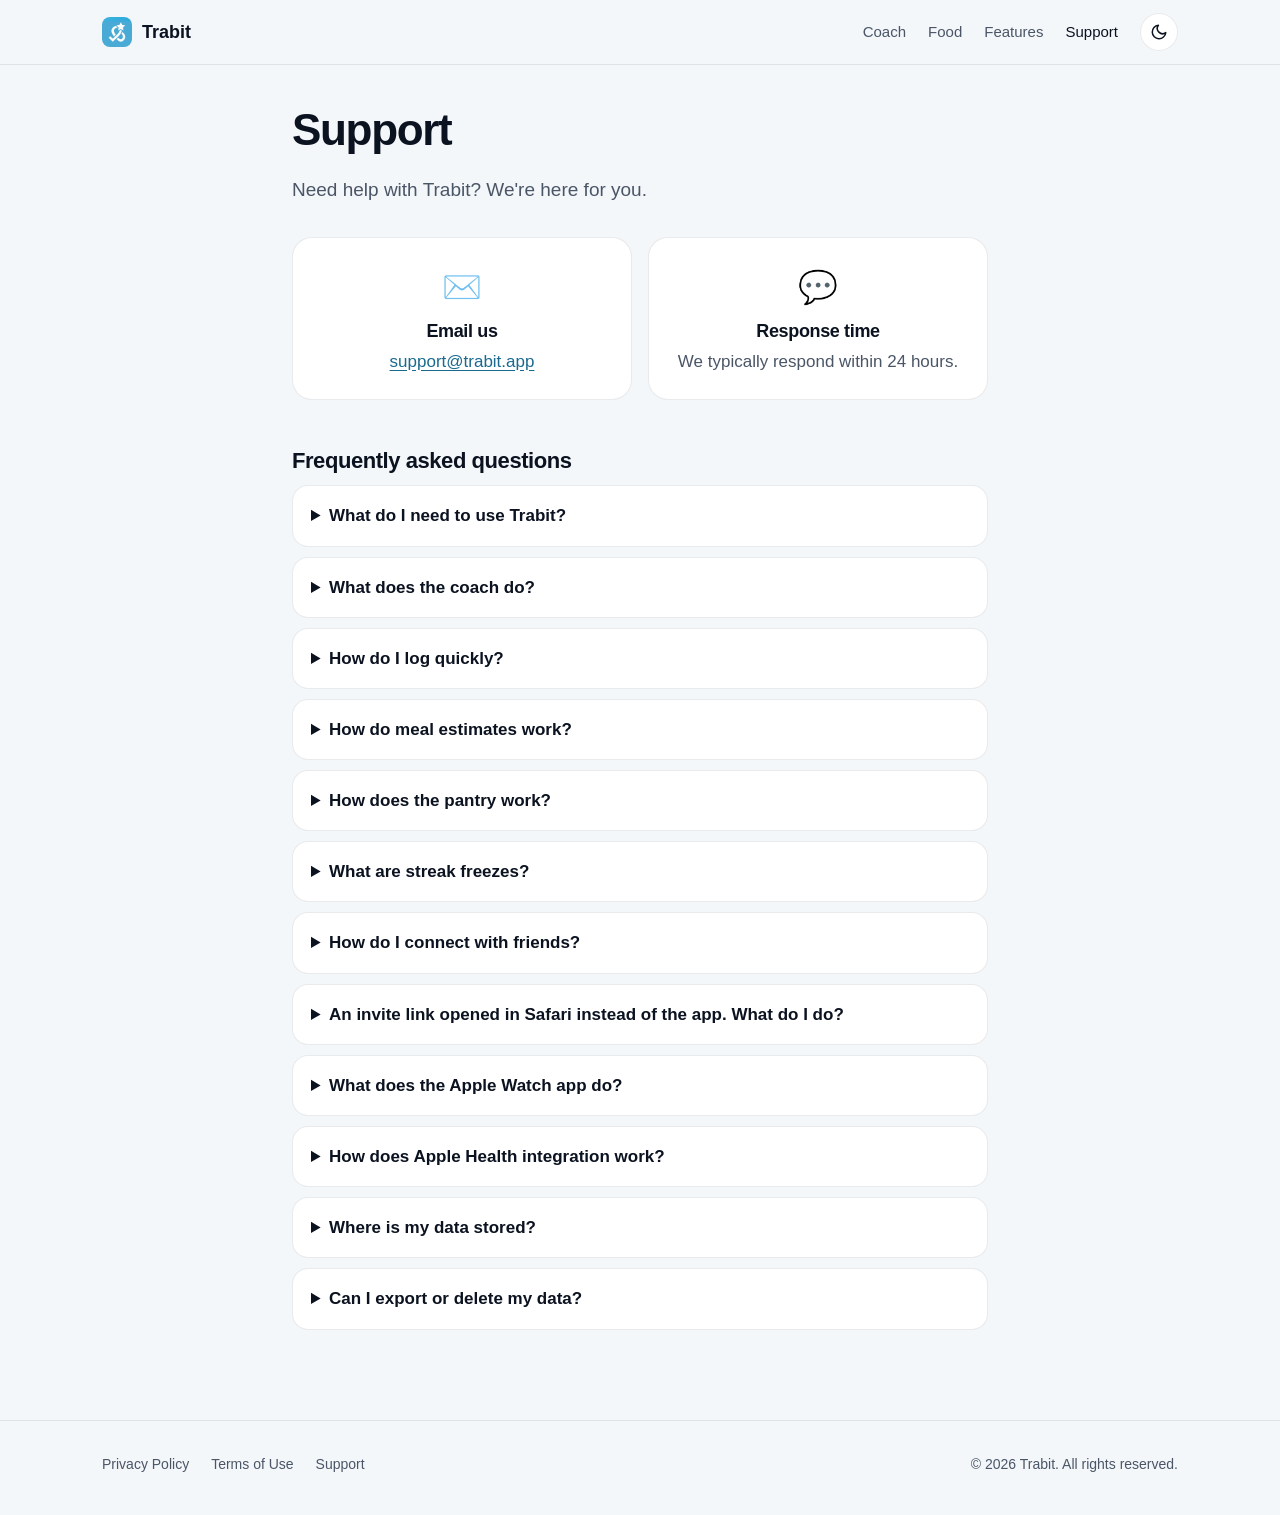
<file: support.html>
<!DOCTYPE html>
<html lang="en">
<head>
    <meta charset="UTF-8">
    <meta name="viewport" content="width=device-width, initial-scale=1">
    <title>Support | Trabit</title>
    <meta name="description" content="Get help with Trabit. Find answers to common questions or contact support.">
    <link rel="canonical" href="https://trabit.app/support">
    <link rel="apple-touch-icon" sizes="180x180" href="logos/apple-touch-icon.png?v=3">
    <link rel="icon" type="image/png" sizes="32x32" href="logos/favicon-32x32.png?v=3">
    <link rel="icon" type="image/png" sizes="16x16" href="logos/favicon-16x16.png?v=3">
    <meta property="og:type" content="website">
    <meta property="og:url" content="https://trabit.app/support">
    <meta property="og:title" content="Trabit Support">
    <meta property="og:description" content="Find answers to common questions or contact support.">
    <meta property="og:image" content="https://trabit.app/img/og.png">
    <meta name="twitter:card" content="summary_large_image">
    <script>try { var t = localStorage.getItem('theme'); if (t) document.documentElement.dataset.theme = t; } catch (e) {}</script>
    <link rel="stylesheet" href="styles.css">
</head>
<body>
    <a class="skip" href="#main">Skip to content</a>

    <header class="nav">
        <div class="container">
            <a href="index.html" class="brand">
                <img src="logos/apple-touch-icon.png" alt="" width="30" height="30">
                Trabit
            </a>
            <nav class="nav-links" aria-label="Site">
                <a class="hide-sm" href="index.html#coach">Coach</a>
                <a class="hide-sm" href="index.html#food">Food</a>
                <a class="hide-sm" href="index.html#features">Features</a>
                <a href="support.html" aria-current="page">Support</a>
                <button class="theme-toggle" type="button" data-theme-toggle aria-label="Dark mode">
                    <svg class="i-moon" viewBox="0 0 24 24" fill="none" stroke="currentColor" stroke-width="2" stroke-linecap="round" stroke-linejoin="round" aria-hidden="true"><path d="M21 12.8A9 9 0 1 1 11.2 3a7 7 0 0 0 9.8 9.8z"/></svg>
                    <svg class="i-sun" viewBox="0 0 24 24" fill="none" stroke="currentColor" stroke-width="2" stroke-linecap="round" aria-hidden="true"><circle cx="12" cy="12" r="4"/><path d="M12 2v2M12 20v2M4.9 4.9l1.4 1.4M17.7 17.7l1.4 1.4M2 12h2M20 12h2M4.9 19.1l1.4-1.4M17.7 6.3l1.4-1.4"/></svg>
                </button>
            </nav>
        </div>
    </header>

    <main id="main" class="page">
        <div class="container narrow">
            <h1>Support</h1>
            <p class="lead">Need help with Trabit? We're here for you.</p>

            <div class="support-options">
                <div class="support-card">
                    <div class="icon" aria-hidden="true">✉️</div>
                    <h2>Email us</h2>
                    <p><a href="mailto:support@trabit.app">support@trabit.app</a></p>
                </div>
                <div class="support-card">
                    <div class="icon" aria-hidden="true">💬</div>
                    <h2>Response time</h2>
                    <p>We typically respond within 24 hours.</p>
                </div>
            </div>

            <section class="faq" aria-labelledby="faq-title">
                <h2 id="faq-title">Frequently asked questions</h2>

                <details>
                    <summary>What do I need to use Trabit?</summary>
                    <p>An iPhone or iPad on iOS 26 or later. The Watch app needs a paired Apple Watch. The coach needs a device that supports Apple Intelligence; everything else works on any supported device. Trabit is free, with no ads, in-app purchases, or subscriptions. The app is available in English, Arabic, Chinese (Simplified), Dutch, French, German, Italian, Japanese, Korean, Portuguese (Brazil), and Spanish. Some coach messages are still in English only.</p>
                </details>

                <details>
                    <summary>What does the coach do?</summary>
                    <p>It plans your week and keeps it realistic. Tell it about a race, a concert, or an exam, and it shapes the days around it. It moves a missed session, lightens the load when your recovery is low, switches to home or hotel workouts when you travel, and suggests fewer sessions when a routine isn't sticking. It works for training, practice, and study. Nothing changes unless you accept it.</p>
                </details>

                <details>
                    <summary>How do I log quickly?</summary>
                    <p>Type naturally, like "ran 5km, 2L water", in the app or straight into a notification reply. You can also say "Log running in Trabit" to Siri, tap a widget or your Apple Watch, or add the "Log next habit" control to Control Center or the Action Button. Anything Trabit isn't sure about waits in "For you to confirm" on the Today screen.</p>
                </details>

                <details>
                    <summary>How do meal estimates work?</summary>
                    <p>Describe your meal and Trabit gives a rough protein and calorie estimate. On iOS 27 you can also snap a photo. Treat estimates as a starting point, and enter the real numbers if you know them.</p>
                </details>

                <details>
                    <summary>How does the pantry work?</summary>
                    <p>Photograph a grocery receipt and Trabit adds the items to your pantry, each marked Plenty, Some, Low, or Out. On iOS 27 you can also snap your fridge or cupboard. In the evening you get up to three dinner ideas made from what you have, sized to your protein goal. Tap Cooked it and the pantry updates. Anything running low goes on your shopping list.</p>
                </details>

                <details>
                    <summary>What are streak freezes?</summary>
                    <p>A freeze covers one missed day so your streak survives. Every streak starts with one, you earn another after 7 days in a row, and you can hold up to 2. Missing two days in a row still resets the streak. Rest days never count as misses.</p>
                </details>

                <details>
                    <summary>How do I connect with friends?</summary>
                    <p>Each user gets a share code (like TRABIT-XXXXXX). Share it by QR code, link, or text. Friends only see the goals and competitions you choose to share. Friend features need iCloud.</p>
                </details>

                <details>
                    <summary>An invite link opened in Safari instead of the app. What do I do?</summary>
                    <p>Make sure Trabit is installed and up to date. Then long-press the link and choose Open in Trabit.</p>
                </details>

                <details>
                    <summary>What does the Apple Watch app do?</summary>
                    <p>It shows today's progress and your next habit, and you can tap to log, even when your iPhone is locked. You can also check your weekly goals, friends, and competitions, and add Trabit complications to your watch face.</p>
                </details>

                <details>
                    <summary>How does Apple Health integration work?</summary>
                    <p>With your permission, Trabit reads data like steps, workouts, sleep, and heart rate to track habits and inform the coach. Workouts from your Apple Watch appear as their own habits, like Running, Cycling, or Swimming. Writing meals back to Apple Health (protein and energy only) is optional and off by default.</p>
                </details>

                <details>
                    <summary>Where is my data stored?</summary>
                    <p>On your device and in your own iCloud. We don't run servers that hold your data. The coach uses Apple's on-device model or Apple Private Cloud Compute. See the <a href="privacy.html">Privacy Policy</a> for details.</p>
                </details>

                <details>
                    <summary>Can I export or delete my data?</summary>
                    <p>Yes. Export everything as a CSV file from Profile. Delete habits and logs in the app, and remove the iCloud copy in iOS Settings, your name, iCloud.</p>
                </details>
            </section>
        </div>
    </main>

    <footer class="footer">
        <div class="container">
            <ul class="footer-links">
                <li><a href="privacy.html">Privacy Policy</a></li>
                <li><a href="terms.html">Terms of Use</a></li>
                <li><a href="support.html">Support</a></li>
            </ul>
            <p>&copy; 2026 Trabit. All rights reserved.</p>
        </div>
    </footer>

    <script src="theme.js" defer></script>
    <script data-goatcounter="https://trabit.goatcounter.com/count" async src="https://gc.zgo.at/count.js"></script>
</body>
</html>
</file>
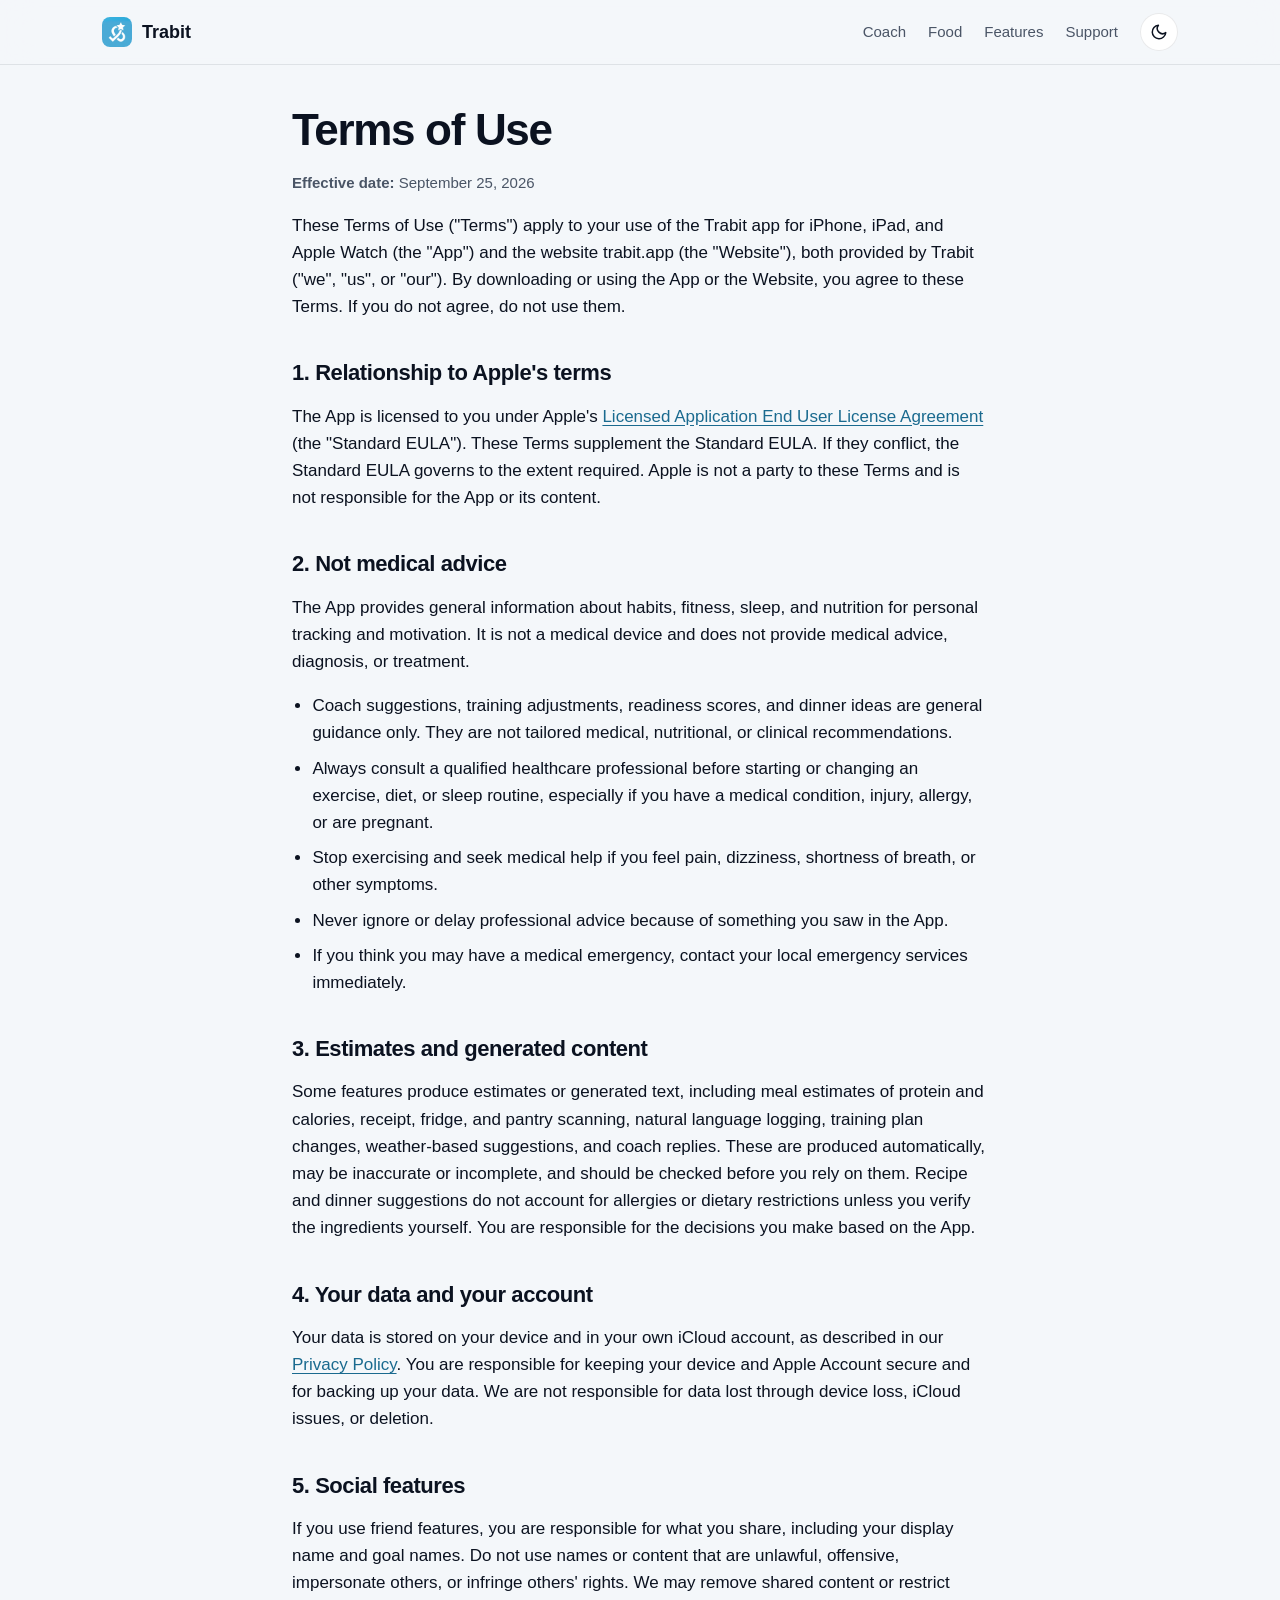
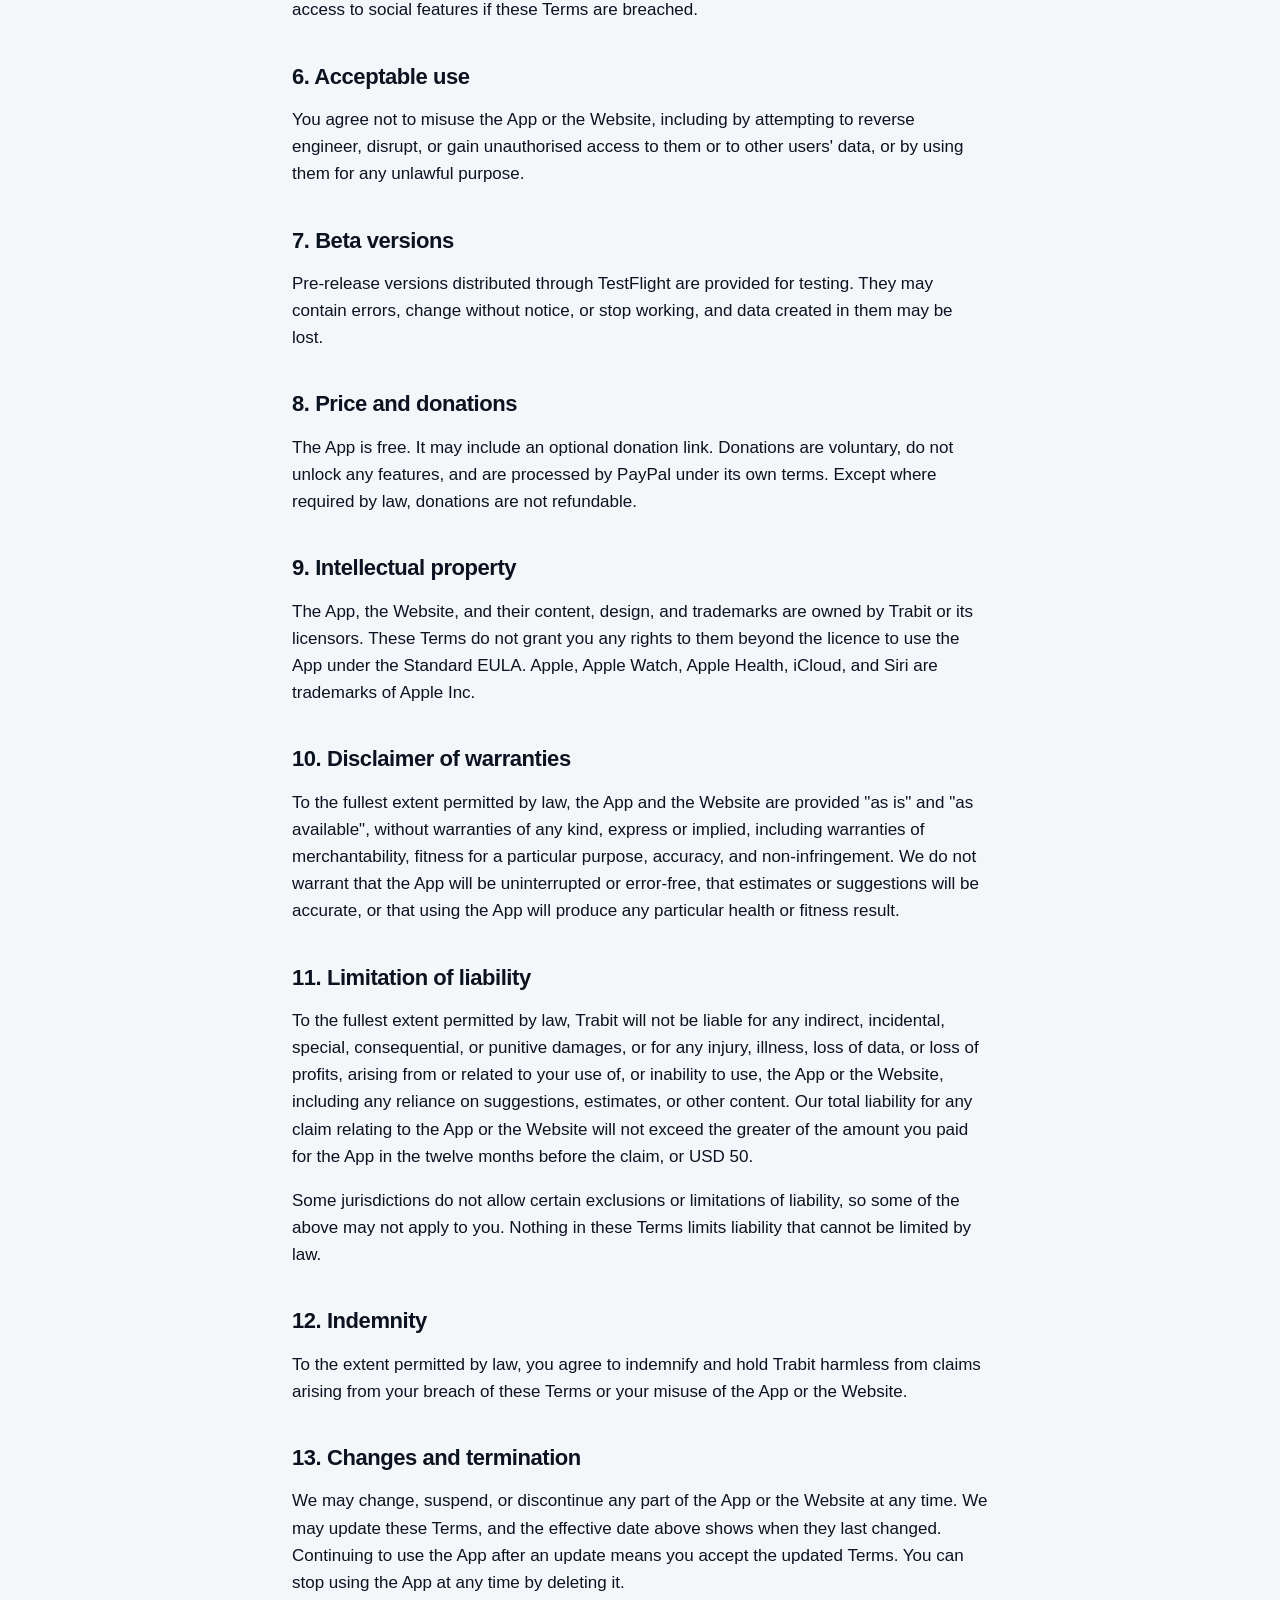
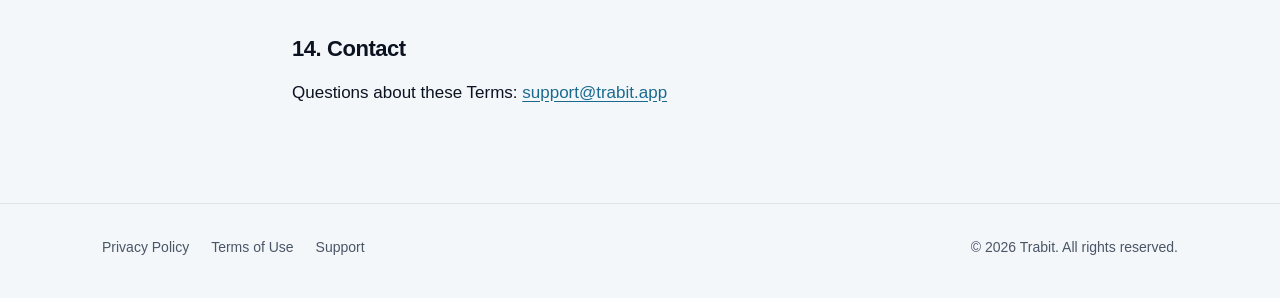
<file: terms.html>
<!DOCTYPE html>
<html lang="en">
<head>
    <meta charset="UTF-8">
    <meta name="viewport" content="width=device-width, initial-scale=1">
    <title>Terms of Use | Trabit</title>
    <meta name="description" content="Trabit Terms of Use. The terms that apply when you use the Trabit app and trabit.app.">
    <link rel="canonical" href="https://trabit.app/terms">
    <link rel="apple-touch-icon" sizes="180x180" href="logos/apple-touch-icon.png?v=3">
    <link rel="icon" type="image/png" sizes="32x32" href="logos/favicon-32x32.png?v=3">
    <link rel="icon" type="image/png" sizes="16x16" href="logos/favicon-16x16.png?v=3">
    <meta property="og:type" content="website">
    <meta property="og:url" content="https://trabit.app/terms">
    <meta property="og:title" content="Trabit Terms of Use">
    <meta property="og:description" content="The terms that apply when you use the Trabit app and trabit.app.">
    <meta property="og:image" content="https://trabit.app/img/og.png">
    <meta name="twitter:card" content="summary_large_image">
    <script>try { var t = localStorage.getItem('theme'); if (t) document.documentElement.dataset.theme = t; } catch (e) {}</script>
    <link rel="stylesheet" href="styles.css">
</head>
<body>
    <a class="skip" href="#main">Skip to content</a>

    <header class="nav">
        <div class="container">
            <a href="index.html" class="brand">
                <img src="logos/apple-touch-icon.png" alt="" width="30" height="30">
                Trabit
            </a>
            <nav class="nav-links" aria-label="Site">
                <a class="hide-sm" href="index.html#coach">Coach</a>
                <a class="hide-sm" href="index.html#food">Food</a>
                <a class="hide-sm" href="index.html#features">Features</a>
                <a href="support.html">Support</a>
                <button class="theme-toggle" type="button" data-theme-toggle aria-label="Dark mode">
                    <svg class="i-moon" viewBox="0 0 24 24" fill="none" stroke="currentColor" stroke-width="2" stroke-linecap="round" stroke-linejoin="round" aria-hidden="true"><path d="M21 12.8A9 9 0 1 1 11.2 3a7 7 0 0 0 9.8 9.8z"/></svg>
                    <svg class="i-sun" viewBox="0 0 24 24" fill="none" stroke="currentColor" stroke-width="2" stroke-linecap="round" aria-hidden="true"><circle cx="12" cy="12" r="4"/><path d="M12 2v2M12 20v2M4.9 4.9l1.4 1.4M17.7 17.7l1.4 1.4M2 12h2M20 12h2M4.9 19.1l1.4-1.4M17.7 6.3l1.4-1.4"/></svg>
                </button>
            </nav>
        </div>
    </header>

    <main id="main" class="page">
        <div class="container narrow">
            <h1>Terms of Use</h1>
            <p class="meta"><strong>Effective date:</strong> September 25, 2026</p>

            <p>These Terms of Use ("Terms") apply to your use of the Trabit app for iPhone, iPad, and Apple Watch (the "App") and the website trabit.app (the "Website"), both provided by Trabit ("we", "us", or "our"). By downloading or using the App or the Website, you agree to these Terms. If you do not agree, do not use them.</p>

            <h2>1. Relationship to Apple's terms</h2>
            <p>The App is licensed to you under Apple's <a href="https://www.apple.com/legal/internet-services/itunes/dev/stdeula/">Licensed Application End User License Agreement</a> (the "Standard EULA"). These Terms supplement the Standard EULA. If they conflict, the Standard EULA governs to the extent required. Apple is not a party to these Terms and is not responsible for the App or its content.</p>

            <h2>2. Not medical advice</h2>
            <p>The App provides general information about habits, fitness, sleep, and nutrition for personal tracking and motivation. It is not a medical device and does not provide medical advice, diagnosis, or treatment.</p>
            <ul>
                <li>Coach suggestions, training adjustments, readiness scores, and dinner ideas are general guidance only. They are not tailored medical, nutritional, or clinical recommendations.</li>
                <li>Always consult a qualified healthcare professional before starting or changing an exercise, diet, or sleep routine, especially if you have a medical condition, injury, allergy, or are pregnant.</li>
                <li>Stop exercising and seek medical help if you feel pain, dizziness, shortness of breath, or other symptoms.</li>
                <li>Never ignore or delay professional advice because of something you saw in the App.</li>
                <li>If you think you may have a medical emergency, contact your local emergency services immediately.</li>
            </ul>

            <h2>3. Estimates and generated content</h2>
            <p>Some features produce estimates or generated text, including meal estimates of protein and calories, receipt, fridge, and pantry scanning, natural language logging, training plan changes, weather-based suggestions, and coach replies. These are produced automatically, may be inaccurate or incomplete, and should be checked before you rely on them. Recipe and dinner suggestions do not account for allergies or dietary restrictions unless you verify the ingredients yourself. You are responsible for the decisions you make based on the App.</p>

            <h2>4. Your data and your account</h2>
            <p>Your data is stored on your device and in your own iCloud account, as described in our <a href="privacy.html">Privacy Policy</a>. You are responsible for keeping your device and Apple Account secure and for backing up your data. We are not responsible for data lost through device loss, iCloud issues, or deletion.</p>

            <h2>5. Social features</h2>
            <p>If you use friend features, you are responsible for what you share, including your display name and goal names. Do not use names or content that are unlawful, offensive, impersonate others, or infringe others' rights. We may remove shared content or restrict access to social features if these Terms are breached.</p>

            <h2>6. Acceptable use</h2>
            <p>You agree not to misuse the App or the Website, including by attempting to reverse engineer, disrupt, or gain unauthorised access to them or to other users' data, or by using them for any unlawful purpose.</p>

            <h2>7. Beta versions</h2>
            <p>Pre-release versions distributed through TestFlight are provided for testing. They may contain errors, change without notice, or stop working, and data created in them may be lost.</p>

            <h2>8. Price and donations</h2>
            <p>The App is free. It may include an optional donation link. Donations are voluntary, do not unlock any features, and are processed by PayPal under its own terms. Except where required by law, donations are not refundable.</p>

            <h2>9. Intellectual property</h2>
            <p>The App, the Website, and their content, design, and trademarks are owned by Trabit or its licensors. These Terms do not grant you any rights to them beyond the licence to use the App under the Standard EULA. Apple, Apple Watch, Apple Health, iCloud, and Siri are trademarks of Apple Inc.</p>

            <h2>10. Disclaimer of warranties</h2>
            <p>To the fullest extent permitted by law, the App and the Website are provided "as is" and "as available", without warranties of any kind, express or implied, including warranties of merchantability, fitness for a particular purpose, accuracy, and non-infringement. We do not warrant that the App will be uninterrupted or error-free, that estimates or suggestions will be accurate, or that using the App will produce any particular health or fitness result.</p>

            <h2>11. Limitation of liability</h2>
            <p>To the fullest extent permitted by law, Trabit will not be liable for any indirect, incidental, special, consequential, or punitive damages, or for any injury, illness, loss of data, or loss of profits, arising from or related to your use of, or inability to use, the App or the Website, including any reliance on suggestions, estimates, or other content. Our total liability for any claim relating to the App or the Website will not exceed the greater of the amount you paid for the App in the twelve months before the claim, or USD 50.</p>
            <p>Some jurisdictions do not allow certain exclusions or limitations of liability, so some of the above may not apply to you. Nothing in these Terms limits liability that cannot be limited by law.</p>

            <h2>12. Indemnity</h2>
            <p>To the extent permitted by law, you agree to indemnify and hold Trabit harmless from claims arising from your breach of these Terms or your misuse of the App or the Website.</p>

            <h2>13. Changes and termination</h2>
            <p>We may change, suspend, or discontinue any part of the App or the Website at any time. We may update these Terms, and the effective date above shows when they last changed. Continuing to use the App after an update means you accept the updated Terms. You can stop using the App at any time by deleting it.</p>

            <h2>14. Contact</h2>
            <p>Questions about these Terms: <a href="mailto:support@trabit.app">support@trabit.app</a></p>
        </div>
    </main>

    <footer class="footer">
        <div class="container">
            <ul class="footer-links">
                <li><a href="privacy.html">Privacy Policy</a></li>
                <li><a href="terms.html">Terms of Use</a></li>
                <li><a href="support.html">Support</a></li>
            </ul>
            <p>&copy; 2026 Trabit. All rights reserved.</p>
        </div>
    </footer>

    <script src="theme.js" defer></script>
    <script data-goatcounter="https://trabit.goatcounter.com/count" async src="https://gc.zgo.at/count.js"></script>
</body>
</html>
</file>
<file: home.css>
:root {
    --bg: #F4F7FA;
    --bg-2: #FFFFFF;
    --glass: rgba(255, 255, 255, 0.72);
    --glass-2: rgba(255, 255, 255, 0.9);
    --line: rgba(15, 23, 42, 0.09);
    --text: #0B1220;
    --muted: #4A5566;
    --accent: #51B5E0;
    --accent-ink: #1A6A8F;
    --on-accent: #04202D;
    --glow: rgba(81, 181, 224, 0.38);
    --glow-2: rgba(124, 92, 255, 0.16);
    --hard: #FF8A3D;
    --easy: #51B5E0;
    --rest: rgba(100, 116, 139, 0.18);
    --shadow: 0 30px 80px -30px rgba(15, 40, 70, 0.35);
    --radius: 24px;
    --font: -apple-system, BlinkMacSystemFont, "SF Pro Display", "Segoe UI", Roboto, "Helvetica Neue", Arial, sans-serif;
    color-scheme: light;
}

@media (prefers-color-scheme: dark) {
    :root:not([data-theme="light"]) {
        --bg: #05070A;
        --bg-2: #0B0F14;
        --glass: rgba(255, 255, 255, 0.045);
        --glass-2: rgba(255, 255, 255, 0.08);
        --line: rgba(255, 255, 255, 0.1);
        --text: #EEF3F8;
        --muted: #9AA7B4;
        --accent-ink: #7FCBEB;
        --glow: rgba(81, 181, 224, 0.3);
        --glow-2: rgba(124, 92, 255, 0.18);
        --rest: rgba(148, 163, 184, 0.14);
        --shadow: 0 30px 90px -30px rgba(81, 181, 224, 0.35);
        color-scheme: dark;
    }
}
:root[data-theme="dark"] {
    --bg: #05070A;
    --bg-2: #0B0F14;
    --glass: rgba(255, 255, 255, 0.045);
    --glass-2: rgba(255, 255, 255, 0.08);
    --line: rgba(255, 255, 255, 0.1);
    --text: #EEF3F8;
    --muted: #9AA7B4;
    --accent-ink: #7FCBEB;
    --glow: rgba(81, 181, 224, 0.3);
    --glow-2: rgba(124, 92, 255, 0.18);
    --rest: rgba(148, 163, 184, 0.14);
    --shadow: 0 30px 90px -30px rgba(81, 181, 224, 0.35);
    color-scheme: dark;
}

*, *::before, *::after { box-sizing: border-box; }
html { -webkit-text-size-adjust: 100%; }
body {
    margin: 0;
    font-family: var(--font);
    font-size: 1.0625rem;
    line-height: 1.55;
    color: var(--text);
    background: var(--bg);
    -webkit-font-smoothing: antialiased;
    overflow-x: hidden;
}
img { max-width: 100%; height: auto; display: block; }
a { color: var(--accent-ink); }
button { font: inherit; color: inherit; }
:focus-visible { outline: 3px solid var(--accent); outline-offset: 3px; border-radius: 8px; }

.skip { position: absolute; left: 16px; top: -60px; padding: 8px 14px; background: var(--accent); color: var(--on-accent); border-radius: 10px; font-weight: 600; z-index: 50; }
.skip:focus { top: 12px; }

.wrap { width: 100%; max-width: 1140px; margin: 0 auto; padding: 0 16px; }
@media (min-width: 640px) { .wrap { padding: 0 32px; } }

/* Ambient background: two glows and a faint grid */
.ambient { position: fixed; inset: 0; z-index: -1; pointer-events: none; overflow: hidden; }
.ambient::before, .ambient::after { content: ""; position: absolute; border-radius: 50%; filter: blur(80px); }
.ambient::before { width: 60vw; height: 60vw; max-width: 760px; max-height: 760px; top: -20vw; right: -10vw; background: var(--glow); }
.ambient::after { width: 50vw; height: 50vw; max-width: 620px; max-height: 620px; top: 40vh; left: -20vw; background: var(--glow-2); }
.grid-lines {
    position: absolute; inset: 0;
    background-image: linear-gradient(var(--line) 1px, transparent 1px), linear-gradient(90deg, var(--line) 1px, transparent 1px);
    background-size: 56px 56px;
    mask-image: radial-gradient(ellipse at 70% 0%, #000 0%, transparent 60%);
    -webkit-mask-image: radial-gradient(ellipse at 70% 0%, #000 0%, transparent 60%);
    opacity: 0.6;
}

/* Nav */
.nav { position: sticky; top: 0; z-index: 20; backdrop-filter: blur(16px); -webkit-backdrop-filter: blur(16px); background: color-mix(in srgb, var(--bg) 70%, transparent); border-bottom: 1px solid var(--line); }
.nav .wrap { display: flex; align-items: center; justify-content: space-between; height: 64px; gap: 12px; }
.brand { display: inline-flex; align-items: center; gap: 10px; font-weight: 700; font-size: 1.125rem; color: var(--text); text-decoration: none; }
.brand img { width: 30px; height: 30px; border-radius: 8px; }
.nav-links { display: flex; align-items: center; gap: 22px; }
.nav-links a { color: var(--muted); text-decoration: none; font-size: 0.9375rem; }
.nav-links a:hover { color: var(--text); }
@media (max-width: 560px) { .nav-links .hide-sm { display: none; } }

.theme-toggle { width: 38px; height: 38px; display: inline-grid; place-items: center; padding: 0; border: 1px solid var(--line); border-radius: 999px; background: var(--glass); cursor: pointer; }
.theme-toggle svg { width: 18px; height: 18px; }
.theme-toggle .i-sun { display: none; }
:root[data-theme="dark"] .theme-toggle .i-sun { display: block; }
:root[data-theme="dark"] .theme-toggle .i-moon { display: none; }
@media (prefers-color-scheme: dark) {
    :root:not([data-theme="light"]) .theme-toggle .i-sun { display: block; }
    :root:not([data-theme="light"]) .theme-toggle .i-moon { display: none; }
}

/* Buttons */
.btn { display: inline-flex; align-items: center; gap: 10px; padding: 14px 22px; border-radius: 999px; font-weight: 600; text-decoration: none; border: 0; cursor: pointer; transition: transform 0.2s, box-shadow 0.2s, background 0.2s; }
.btn svg { width: 20px; height: 20px; flex: none; }
.btn-primary { background: var(--accent); color: var(--on-accent); box-shadow: 0 10px 30px -10px var(--glow), inset 0 1px 0 rgba(255, 255, 255, 0.35); }
.btn-primary:hover { transform: translateY(-1px); box-shadow: 0 16px 40px -12px var(--glow); }
.btn-ghost { background: var(--glass); color: var(--text); border: 1px solid var(--line); }
.btn-ghost:hover { background: var(--glass-2); }
.btn-sm { padding: 9px 16px; font-size: 0.9375rem; }

/* Type */
h1, h2, h3 { margin: 0 0 14px; line-height: 1.05; letter-spacing: -0.035em; }
h1 { font-size: clamp(2.6rem, 8vw, 5rem); font-weight: 800; }
h2 { font-size: clamp(2rem, 5.5vw, 3.4rem); font-weight: 800; }
h3 { font-size: 1.1875rem; letter-spacing: -0.015em; line-height: 1.25; margin-bottom: 6px; }
p { margin: 0 0 14px; }
.grad {
    background: linear-gradient(100deg, var(--accent-ink) 0%, var(--accent) 55%, #8B7BFF 110%);
    -webkit-background-clip: text; background-clip: text; color: transparent;
}
.muted { color: var(--muted); }
.kicker { display: inline-flex; align-items: center; gap: 8px; padding: 6px 12px 6px 8px; border-radius: 999px; border: 1px solid var(--line); background: var(--glass); font-size: 0.875rem; font-weight: 600; color: var(--muted); margin-bottom: 22px; }
.kicker b { background: var(--accent); color: var(--on-accent); padding: 2px 8px; border-radius: 999px; font-size: 0.75rem; letter-spacing: 0.04em; text-transform: uppercase; }
.section-head { max-width: 640px; margin-bottom: 36px; }
.section-head p { font-size: 1.1875rem; color: var(--muted); }
.center { text-align: center; margin-left: auto; margin-right: auto; }

section { padding: 72px 0; }
@media (min-width: 900px) { section { padding: 112px 0; } }

/* Hero */
.hero { padding-top: 40px; }
.hero .wrap { display: grid; gap: 40px; align-items: center; }
.hero .lede { font-size: clamp(1.25rem, 2.6vw, 1.6rem); font-weight: 600; letter-spacing: -0.01em; margin-bottom: 10px; }
.hero .sub { font-size: 1.0625rem; color: var(--muted); max-width: 30em; margin-bottom: 28px; }
.hero .actions { display: flex; flex-wrap: wrap; gap: 12px; }
.hero .note { font-size: 0.875rem; color: var(--muted); margin-top: 14px; }
@media (min-width: 900px) {
    .hero { padding-top: 72px; }
    .hero .wrap { grid-template-columns: 1.15fr 1fr; gap: 56px; }
}

/* Interactive phone */
.phone-stage { display: grid; justify-items: center; gap: 18px; }
.phone {
    position: relative;
    width: min(78vw, 300px);
    padding: 9px;
    border-radius: 48px;
    background: linear-gradient(145deg, #2A2F37, #0E1114);
    box-shadow: var(--shadow), 0 0 0 1px rgba(255, 255, 255, 0.06) inset;
}
.phone::after { content: ""; position: absolute; inset: -30px; z-index: -1; border-radius: 80px; background: radial-gradient(closest-side, var(--glow), transparent); }
.screens {
    display: flex;
    overflow-x: auto;
    scroll-snap-type: x mandatory;
    scrollbar-width: none;
    border-radius: 39px;
    aspect-ratio: 1320 / 2868;
    background: #F2F2F7;
    overscroll-behavior-x: contain;
}
.screens::-webkit-scrollbar { display: none; }
.screens { cursor: grab; user-select: none; -webkit-user-select: none; }
.screens.dragging { cursor: grabbing; scroll-snap-type: none; }
.screen { flex: 0 0 100%; margin: 0; scroll-snap-align: center; scroll-snap-stop: always; }
.screen img { width: 100%; height: 100%; object-fit: cover; }
@media (max-width: 420px) { .phone { width: 70vw; } }

.tabs { display: flex; gap: 4px; padding: 5px; border-radius: 999px; background: var(--glass); border: 1px solid var(--line); backdrop-filter: blur(12px); -webkit-backdrop-filter: blur(12px); max-width: 100%; }
.tab { display: grid; justify-items: center; gap: 2px; min-width: 56px; padding: 7px 10px; border: 0; border-radius: 999px; background: transparent; cursor: pointer; font-size: 0.75rem; font-weight: 600; color: var(--muted); transition: background 0.2s, color 0.2s; }
.tab svg { width: 20px; height: 20px; }
.tab[aria-selected="true"] { background: var(--glass-2); color: var(--accent-ink); box-shadow: 0 2px 12px -4px rgba(0, 0, 0, 0.2); }
@media (max-width: 380px) { .tab { min-width: 0; padding: 7px 7px; } }
.caption { min-height: 3.2em; max-width: 320px; text-align: center; color: var(--muted); font-size: 0.9375rem; margin: 0; }
.caption strong { color: var(--text); display: block; }
.swipe-hint { font-size: 0.8125rem; color: var(--muted); margin: -8px 0 0; }

/* Glass card */
.glass { background: var(--glass); border: 1px solid var(--line); border-radius: var(--radius); backdrop-filter: blur(14px); -webkit-backdrop-filter: blur(14px); }

/* Say it demo */
.say { display: grid; gap: 28px; }
.say > *, .hero .wrap > * { min-width: 0; }
@media (min-width: 900px) { .say { grid-template-columns: 1fr 1fr; align-items: start; gap: 56px; } }
.say-box { padding: 22px; }
.say-form { display: flex; gap: 8px; padding: 6px; border-radius: 999px; background: var(--bg-2); border: 1px solid var(--line); }
.say-form input { flex: 1; min-width: 0; border: 0; background: transparent; padding: 10px 14px; font: inherit; color: var(--text); }
.say-form input:focus { outline: none; }
.say-form:focus-within { outline: 3px solid var(--accent); outline-offset: 2px; }
.examples { display: flex; flex-wrap: wrap; gap: 8px; margin: 14px 0 0; }
.chip { border: 1px dashed var(--line); background: transparent; border-radius: 999px; padding: 6px 12px; font-size: 0.875rem; color: var(--muted); cursor: pointer; }
.chip:hover { color: var(--text); border-style: solid; }
.logged { list-style: none; padding: 0; margin: 18px 0 0; display: grid; gap: 10px; }
.logged:empty { display: none; }
.log-row { display: flex; align-items: center; gap: 12px; padding: 12px 14px; border-radius: 16px; background: var(--bg-2); border: 1px solid var(--line); animation: pop 0.45s cubic-bezier(0.2, 0.9, 0.3, 1.3) both; }
.log-row .ico { width: 36px; height: 36px; display: grid; place-items: center; border-radius: 12px; background: var(--glass-2); font-size: 1.125rem; }
.log-row .name { font-weight: 600; }
.log-row .val { margin-left: auto; font-weight: 700; color: var(--accent-ink); font-variant-numeric: tabular-nums; }
.log-row.note .val { color: var(--muted); font-weight: 600; font-size: 0.875rem; }
.demo-note { font-size: 0.8125rem; color: var(--muted); margin: 14px 0 0; }
.empty { color: var(--muted); font-size: 0.9375rem; padding: 12px 2px; }

@keyframes pop { from { opacity: 0; transform: translateY(10px) scale(0.96); } to { opacity: 1; transform: none; } }

/* Coach week */
.week-card { padding: 20px; }
.scenarios { display: flex; flex-wrap: wrap; gap: 8px; margin-bottom: 18px; }
.scenario { border: 1px solid var(--line); background: var(--bg-2); border-radius: 999px; padding: 9px 16px; cursor: pointer; font-weight: 600; font-size: 0.9375rem; }
.scenario[aria-pressed="true"] { background: var(--accent); color: var(--on-accent); border-color: transparent; }
.week { display: grid; gap: 8px; }
.day { display: grid; grid-template-columns: 48px 1fr; align-items: center; gap: 10px; padding: 8px 10px; border-radius: 16px; background: var(--bg-2); border: 1px solid var(--line); min-height: 52px; }
.day .dname { font-size: 0.8125rem; font-weight: 700; color: var(--muted); text-transform: uppercase; letter-spacing: 0.05em; }
.day .slot { display: flex; flex-wrap: wrap; gap: 6px; }
.day.today { border-color: var(--accent); }
.sess { display: inline-flex; align-items: center; gap: 6px; padding: 6px 12px; border-radius: 12px; font-size: 0.875rem; font-weight: 600; color: #1B1206; background: var(--hard); }
.sess.easy { background: var(--easy); color: var(--on-accent); }
.sess.rest { background: var(--rest); color: var(--muted); }
.sess.missed { background: transparent; color: var(--muted); border: 1px dashed var(--line); text-decoration: line-through; }
.sess.changed { box-shadow: 0 0 0 2px var(--bg-2), 0 0 0 4px var(--accent); }
@media (min-width: 900px) {
    .week { grid-template-columns: repeat(7, 1fr); }
    .day { grid-template-columns: 1fr; align-content: start; justify-items: start; min-height: 150px; padding: 12px; }
    .day .slot { flex-direction: column; align-items: stretch; width: 100%; }
    .sess { justify-content: center; text-align: center; }
}
.legend { display: flex; flex-wrap: wrap; gap: 14px; font-size: 0.8125rem; color: var(--muted); margin-top: 14px; }
.legend i { display: inline-block; width: 10px; height: 10px; border-radius: 3px; margin-right: 6px; vertical-align: -1px; }

.bubble { display: flex; gap: 12px; align-items: center; margin-top: 18px; padding: 14px 16px; border-radius: 20px; background: var(--bg-2); border: 1px solid var(--line); animation: pop 0.4s ease both; }
.coach-avatar { flex: none; width: 36px; height: 36px; border-radius: 10px; align-self: flex-start; }
.bubble-body { flex: 1; min-width: 0; min-height: 36px; display: flex; flex-direction: column; justify-content: center; }
.bubble p { margin: 0; }
.bubble .row { display: flex; gap: 8px; flex-wrap: wrap; margin-top: 10px; }
.bubble[hidden] { display: none; }

/* Bento */
.bento { display: grid; gap: 14px; grid-template-columns: 1fr; }
@media (min-width: 700px) { .bento { grid-template-columns: repeat(2, 1fr); } }
@media (min-width: 1000px) { .bento { grid-template-columns: repeat(3, 1fr); } .span-2 { grid-column: span 2; } }
.tile { padding: 24px; position: relative; overflow: hidden; transition: transform 0.25s, border-color 0.25s; }
.tile:hover { transform: translateY(-3px); border-color: color-mix(in srgb, var(--accent) 45%, var(--line)); }
.tile p { color: var(--muted); margin: 0; }
.tile .emoji { font-size: 1.75rem; margin-bottom: 14px; display: block; }
.strip { display: flex; flex-wrap: wrap; align-items: center; gap: 8px; margin-top: 20px; font-weight: 700; font-variant-numeric: tabular-nums; }
.strip span { padding: 8px 12px; border-radius: 12px; background: var(--bg-2); border: 1px solid var(--line); font-size: 0.9375rem; }
.strip .arrow { background: none; border: 0; padding: 0; color: var(--hard); }
.flame { font-size: 3.25rem; font-weight: 800; letter-spacing: -0.04em; display: flex; align-items: baseline; gap: 8px; margin: 6px 0 4px; font-variant-numeric: tabular-nums; }
.flame small { font-size: 1rem; font-weight: 600; color: var(--muted); letter-spacing: 0; }
.vs { display: grid; grid-template-columns: 1fr auto 1fr; align-items: center; gap: 8px; margin-top: 18px; padding: 12px; border-radius: 16px; background: var(--bg-2); border: 1px solid var(--line); text-align: center; font-size: 0.8125rem; color: var(--muted); }
.vs b { display: block; font-size: 1.375rem; color: var(--text); letter-spacing: -0.02em; }
.vs .win b { color: #1F9D55; }
:root[data-theme="dark"] .vs .win b { color: #4ADE80; }
@media (prefers-color-scheme: dark) { :root:not([data-theme="light"]) .vs .win b { color: #4ADE80; } }
.pills { display: flex; flex-wrap: wrap; gap: 6px; margin-top: 16px; }
.pills span { padding: 6px 12px; border-radius: 999px; font-size: 0.8125rem; font-weight: 600; background: var(--bg-2); border: 1px solid var(--line); }

/* Privacy band */
.privacy { text-align: center; }
.privacy .shield { width: 84px; height: 84px; margin: 0 auto 22px; border-radius: 26px; display: grid; place-items: center; background: linear-gradient(145deg, var(--accent), #3B82C4); color: #fff; box-shadow: 0 20px 50px -18px var(--glow); }
.privacy .shield svg { width: 40px; height: 40px; }
.privacy p { max-width: 36em; margin-left: auto; margin-right: auto; color: var(--muted); font-size: 1.125rem; }
.facts { display: flex; flex-wrap: wrap; justify-content: center; gap: 10px; margin: 26px 0; padding: 0; list-style: none; }
.facts li { padding: 8px 14px; border-radius: 999px; border: 1px solid var(--line); background: var(--glass); font-weight: 600; font-size: 0.9375rem; }

/* CTA */
.cta { text-align: center; }
.cta .icon { width: 96px; height: 96px; border-radius: 22px; margin: 0 auto 26px; box-shadow: 0 20px 50px -16px var(--glow); }

/* Footer */
.footer { padding: 32px 0 40px; border-top: 1px solid var(--line); font-size: 0.875rem; color: var(--muted); }
.footer .wrap { display: flex; flex-wrap: wrap; justify-content: space-between; gap: 12px 24px; }
.footer ul { display: flex; flex-wrap: wrap; gap: 8px 22px; list-style: none; margin: 0; padding: 0; }
.footer a { color: var(--muted); text-decoration: none; }
.footer a:hover { color: var(--text); }

/* Scroll reveal (only when JS is on and motion is allowed) */
.js .reveal { opacity: 0; transform: translateY(24px); transition: opacity 0.7s ease, transform 0.7s ease; }
.js .reveal.in { opacity: 1; transform: none; }
@media (prefers-reduced-motion: reduce) {
    .js .reveal { opacity: 1; transform: none; transition: none; }
    .log-row, .bubble { animation: none; }
    .tile, .btn { transition: none; }
}

[hidden] { display: none !important; }

/* Kitchen demo */
.kitchen { display: grid; gap: 16px; }
@media (min-width: 900px) { .kitchen { grid-template-columns: 0.9fr 1.1fr; gap: 20px; align-items: start; } }
.panel { padding: 22px; }
.panel h3 { display: flex; align-items: center; gap: 10px; }
.step-no { width: 26px; height: 26px; flex: none; display: grid; place-items: center; border-radius: 999px; background: var(--accent); color: var(--on-accent); font-size: 0.8125rem; font-weight: 800; }
.receipt {
    font-family: ui-monospace, "SF Mono", Menlo, monospace;
    font-size: 0.8125rem;
    color: #2A2A2A;
    background: #FBFAF7;
    border-radius: 6px;
    padding: 16px 16px 20px;
    margin: 14px 0 16px;
    box-shadow: 0 10px 30px -18px rgba(0, 0, 0, 0.5);
    mask-image: linear-gradient(#000 92%, transparent);
    -webkit-mask-image: linear-gradient(#000 92%, transparent);
    transition: opacity 0.4s, transform 0.4s;
}
.receipt .row { display: flex; justify-content: space-between; gap: 12px; }
.receipt .muted-line { color: #6B6B6B; }
.receipt.scanned { opacity: 0.35; transform: scale(0.98); }
.receipt .scanline { height: 2px; background: var(--accent); box-shadow: 0 0 12px var(--accent); margin: 0 -16px; opacity: 0; }
.receipt.scanning .scanline { opacity: 1; animation: scan 0.9s ease-in-out; }
@keyframes scan { from { transform: translateY(-140px); } to { transform: translateY(40px); } }
.pantry { list-style: none; padding: 0; margin: 12px 0 0; display: grid; gap: 8px; }
.pantry li { display: flex; align-items: center; gap: 10px; padding: 10px 12px; border-radius: 14px; background: var(--bg-2); border: 1px solid var(--line); animation: pop 0.4s ease both; }
.level { margin-left: auto; font-size: 0.8125rem; font-weight: 700; padding: 3px 10px; border-radius: 999px; transition: background 0.3s, color 0.3s; }
.level.plenty { background: rgba(34, 197, 94, 0.16); color: #15803D; }
.level.some { background: rgba(81, 181, 224, 0.18); color: var(--accent-ink); }
.level.low { background: rgba(255, 138, 61, 0.2); color: #B45309; }
.level.out { background: var(--rest); color: var(--muted); }
:root[data-theme="dark"] .level.plenty { color: #4ADE80; }
:root[data-theme="dark"] .level.low { color: #FDBA74; }
@media (prefers-color-scheme: dark) {
    :root:not([data-theme="light"]) .level.plenty { color: #4ADE80; }
    :root:not([data-theme="light"]) .level.low { color: #FDBA74; }
}
.gap-row { display: flex; align-items: center; gap: 14px; margin: 14px 0; }
.ring { --p: 79; width: 64px; height: 64px; flex: none; border-radius: 50%; display: grid; place-items: center; background: conic-gradient(var(--accent) calc(var(--p) * 1%), var(--rest) 0); transition: --p 0.8s; }
.ring span { width: 50px; height: 50px; border-radius: 50%; background: var(--bg-2); display: grid; place-items: center; font-weight: 800; font-size: 0.9375rem; }
.dinner { padding: 14px 16px; border-radius: 18px; background: var(--bg-2); border: 1px solid var(--line); margin-top: 10px; animation: pop 0.4s ease both; }
.dinner .meta { margin-bottom: 10px; }
.dinner h4 { margin: 0 0 4px; font-size: 1.0625rem; letter-spacing: -0.01em; }
.dinner .meta { display: flex; flex-wrap: wrap; gap: 6px 12px; font-size: 0.875rem; color: var(--muted); margin-bottom: 12px; }
.dinner .meta b { color: var(--text); }
.placeholder { color: var(--muted); font-size: 0.9375rem; padding: 14px 0 4px; }
.estimate { display: flex; align-items: center; gap: 12px; margin-top: 16px; padding: 14px; border-radius: 16px; border: 1px dashed var(--line); }
.estimate .big { font-weight: 800; font-size: 1.25rem; letter-spacing: -0.02em; }
.fine { font-size: 0.8125rem; color: var(--muted); margin: 10px 0 0; }

/* Numbers section */
.numbers { display: grid; gap: 14px; }
@media (min-width: 700px) { .numbers { grid-template-columns: repeat(3, 1fr); } .numbers .wide { grid-column: 1 / -1; } }
.vital { padding: 20px; }
.vital .top { display: flex; justify-content: space-between; align-items: baseline; gap: 8px; }
.vital .name { font-weight: 700; font-size: 0.9375rem; }
.vital .val { font-size: 1.75rem; font-weight: 800; letter-spacing: -0.03em; font-variant-numeric: tabular-nums; }
.vital .val small { font-size: 0.8125rem; font-weight: 600; color: var(--muted); letter-spacing: 0; margin-left: 3px; }
.trend { font-size: 0.8125rem; font-weight: 700; }
.trend.up { color: #15803D; }
.trend.warn { color: #B45309; }
:root[data-theme="dark"] .trend.up { color: #4ADE80; }
:root[data-theme="dark"] .trend.warn { color: #FDBA74; }
@media (prefers-color-scheme: dark) {
    :root:not([data-theme="light"]) .trend.up { color: #4ADE80; }
    :root:not([data-theme="light"]) .trend.warn { color: #FDBA74; }
}
.spark { width: 100%; height: 70px; margin-top: 12px; display: block; overflow: visible; }
.sleep-card { padding: 22px; }
.sleep-card .head { display: flex; flex-wrap: wrap; justify-content: space-between; gap: 8px; align-items: baseline; }
.sleep-chart { width: 100%; height: auto; margin-top: 14px; display: block; }
.sleep-legend { display: flex; gap: 16px; font-size: 0.8125rem; color: var(--muted); }
.science { display: flex; gap: 16px; align-items: flex-start; padding: 22px; }
.science .book { flex: none; width: 48px; height: 48px; border-radius: 14px; display: grid; place-items: center; background: rgba(81, 181, 224, 0.16); font-size: 1.5rem; }
.science p { color: var(--muted); margin: 0; }
.science ul { margin: 10px 0 0; padding-left: 1.1em; color: var(--muted); font-size: 0.9375rem; }

/* Goal countdown and leaderboard tiles */
.goal-tile { display: flex; flex-direction: column; }
.countdown { flex: 1; display: flex; align-items: center; gap: 18px; margin-top: 14px; }
.cal { width: 78px; height: 84px; flex: none; border-radius: 18px; background: var(--bg-2); border: 1px solid var(--line); display: grid; grid-template-rows: 26px 1fr; overflow: hidden; box-shadow: 0 8px 22px -12px rgba(0, 0, 0, 0.45); }
.cal i { display: grid; place-items: center; background: #E5484D; color: #fff; font-style: normal; font-weight: 800; font-size: 0.75rem; letter-spacing: 0.08em; }
.cal b { display: grid; place-items: center; font-size: 2.25rem; font-weight: 700; letter-spacing: -0.03em; line-height: 1; }
.countdown .days { font-size: 3rem; font-weight: 800; letter-spacing: -0.04em; color: #2F7DF6; line-height: 1; font-variant-numeric: tabular-nums; white-space: nowrap; }
:root[data-theme="dark"] .countdown .days { color: #6AA5FF; }
@media (prefers-color-scheme: dark) { :root:not([data-theme="light"]) .countdown .days { color: #6AA5FF; } }
.countdown .days small { font-size: 1.0625rem; color: var(--text); letter-spacing: -0.01em; }
.countdown .target { margin-top: 8px; color: var(--muted); font-size: 0.9375rem; line-height: 1.4; }
.countdown .target strong { color: var(--text); }
.board { list-style: none; margin: 14px 0 0; padding: 0; display: grid; gap: 6px; }
.board li { display: grid; grid-template-columns: 22px 1fr auto; gap: 10px; align-items: center; padding: 8px 12px; border-radius: 12px; background: var(--bg-2); border: 1px solid var(--line); font-size: 0.9375rem; font-variant-numeric: tabular-nums; }
.board li.me { border-color: var(--accent); }
.board .pos { font-weight: 800; color: var(--muted); }
.board .me .who { color: var(--accent-ink); font-weight: 700; }
.badge { display: inline-block; font-size: 0.6875rem; font-weight: 800; letter-spacing: 0.06em; padding: 2px 8px; border-radius: 999px; background: #F28C38; color: #fff; vertical-align: 2px; margin-left: 6px; }
.mini-cal { display: grid; grid-template-columns: repeat(7, 1fr); gap: 5px; margin-top: 14px; }
.mini-cal span { aspect-ratio: 1; border-radius: 8px; background: #F29A4A; display: grid; place-items: center; font-size: 0.75rem; }
.mini-cal span.frz { background: #B7E6F5; }
.mini-cal span.off { background: var(--rest); }

/* Coach scenarios */
.scenario-group { display: grid; gap: 8px; margin-bottom: 14px; }
.group-label { font-size: 0.75rem; font-weight: 800; letter-spacing: 0.08em; text-transform: uppercase; color: var(--muted); }
.scenario-group .scenarios { margin-bottom: 0; }
.week { margin-top: 8px; }
.sess.event { background: linear-gradient(120deg, #7C5CFF, #51B5E0); color: #fff; }
.legend .ev { background: linear-gradient(120deg, #7C5CFF, #51B5E0); }
.day .dname.now { color: var(--accent-ink); }

/* Connected strip toggle */
.night-toggle { display: flex; flex-wrap: wrap; gap: 8px; margin: 12px 0 4px; }
.strip span { transition: background 0.3s; }
.strip .chg { border-color: var(--accent); }
#strip-text { margin-top: 14px; }

/* Habit stats card */
.habit-card { padding: 22px; }
.habit-tabs { display: flex; flex-wrap: wrap; gap: 8px; margin-bottom: 20px; }
.habit-tab { border: 1px solid var(--line); background: var(--bg-2); border-radius: 999px; padding: 9px 16px; cursor: pointer; font-weight: 600; font-size: 0.9375rem; }
.habit-tab[aria-selected="true"] { background: var(--hc, var(--accent)); border-color: transparent; color: #fff; }
.habit-body { display: grid; gap: 20px; }
@media (min-width: 900px) { .habit-body { grid-template-columns: 1fr 1fr; gap: 28px; align-items: start; } }
.stats { display: grid; grid-template-columns: 1fr 1fr; gap: 10px; }
.stat { padding: 14px; border-radius: 16px; background: var(--bg-2); border: 1px solid var(--line); }
.stat .l { font-size: 0.8125rem; font-weight: 600; color: var(--muted); }
.stat .v { font-size: 1.625rem; font-weight: 800; letter-spacing: -0.03em; color: var(--hc-ink, var(--accent-ink)); font-variant-numeric: tabular-nums; line-height: 1.2; }
.stat .s { font-size: 0.8125rem; color: var(--muted); }
.insight { margin: 12px 0; padding: 14px 16px; border-radius: 16px; background: color-mix(in srgb, var(--accent) 12%, transparent); font-size: 0.9375rem; }
.insight p { margin: 0; }
.insight p + p { margin-top: 6px; color: var(--muted); }
.records { display: grid; grid-template-columns: 1fr 1fr; gap: 10px 16px; }
.rec { display: flex; align-items: center; gap: 10px; }
.rec .i { font-size: 1.25rem; }
.rec b { display: block; font-size: 1.0625rem; letter-spacing: -0.01em; font-variant-numeric: tabular-nums; }
.rec span.l { font-size: 0.8125rem; color: var(--muted); }
.chart-box { padding: 16px; border-radius: 18px; background: var(--bg-2); border: 1px solid var(--line); }
.chart-box h3 { font-size: 1rem; margin-bottom: 10px; }
.bars { width: 100%; height: auto; display: block; color: var(--text); }
.bars rect { transition: y 0.5s ease, height 0.5s ease; }

/* Habit Science questions */
.science-head { margin: 56px 0 18px; }
.science-head h3 { font-size: 1.5rem; }
.questions, .qcol { display: grid; gap: 12px; align-content: start; }
@media (min-width: 700px) { .questions { grid-template-columns: 1fr 1fr; align-items: start; } }
.q { padding: 0; }
.q summary { cursor: pointer; list-style: none; padding: 18px 20px; font-weight: 700; font-size: 1.0625rem; display: flex; justify-content: space-between; gap: 12px; border-radius: var(--radius); }
.q summary::-webkit-details-marker { display: none; }
.q summary::after { content: "+"; color: var(--accent-ink); font-size: 1.375rem; line-height: 1; transition: transform 0.2s; }
.q[open] summary::after { transform: rotate(45deg); }
.q p { margin: 0; padding: 0 20px 18px; color: var(--muted); }
.q .cite { display: block; margin-top: 6px; font-size: 0.8125rem; font-style: italic; }

/* Pantry levels are tappable */
button.level { border: 0; cursor: pointer; font: inherit; font-size: 0.8125rem; font-weight: 700; }
.pantry-hint { font-size: 0.8125rem; color: var(--muted); margin: 10px 0 0; }

.more-ideas { margin-top: 12px; }

:root[data-theme="dark"] .screens { background: #000; }
@media (prefers-color-scheme: dark) { :root:not([data-theme="light"]) .screens { background: #000; } }

/* Phones */
h1, h2, h3 { text-wrap: balance; }
@media (max-width: 560px) {
    /* Scenario chips scroll sideways instead of stacking into a tall list */
    .night-toggle { flex-wrap: nowrap; overflow-x: auto; scrollbar-width: none; margin-left: -24px; margin-right: -24px; padding: 2px 24px 4px; }
    .night-toggle::-webkit-scrollbar { display: none; }
    .night-toggle .scenario { flex: none; padding: 8px 14px; font-size: 0.875rem; }
    .week-card .scenarios { flex-wrap: nowrap; overflow-x: auto; scrollbar-width: none; margin: 0 -20px; padding: 2px 20px 4px; scroll-padding: 20px; }
    .week-card .scenarios::-webkit-scrollbar { display: none; }
    .week-card .scenario { flex: none; padding: 8px 14px; font-size: 0.875rem; }
    /* The sleep chain reads top to bottom */
    .strip { flex-direction: column; align-items: flex-start; gap: 4px; }
    .strip .arrow { transform: rotate(90deg); margin-left: 14px; line-height: 1; }
}
.tier { display: inline-block; font-size: 0.75rem; font-weight: 800; letter-spacing: 0.04em; text-transform: uppercase; padding: 3px 10px; border-radius: 999px; margin-bottom: 8px; }
.tier.fast { background: rgba(34, 197, 94, 0.15); color: #15803D; }
.tier.medium { background: rgba(81, 181, 224, 0.18); color: var(--accent-ink); }
.tier.slow { background: rgba(255, 138, 61, 0.18); color: #B45309; }
:root[data-theme="dark"] .tier.fast { color: #4ADE80; }
:root[data-theme="dark"] .tier.slow { color: #FDBA74; }
@media (prefers-color-scheme: dark) {
    :root:not([data-theme="light"]) .tier.fast { color: #4ADE80; }
    :root:not([data-theme="light"]) .tier.slow { color: #FDBA74; }
}
.pantry li { padding: 8px 12px; }
@media (min-width: 560px) and (max-width: 899px) { .pantry { grid-template-columns: 1fr 1fr; } }
.pantry .pantry-hint { grid-column: 1 / -1; }
</file>
<file: styles.css>
/* Shared styles for the text pages (privacy, terms, support, 404). The homepage uses home.css. */
:root {
    --bg: #F4F7FA;
    --card: #FFFFFF;
    --line: rgba(15, 23, 42, 0.09);
    --text: #0B1220;
    --muted: #4A5566;
    --accent: #51B5E0;
    --accent-ink: #1A6A8F;
    --on-accent: #04202D;
    --radius: 20px;
    --font: -apple-system, BlinkMacSystemFont, "SF Pro Text", "Segoe UI", Roboto, "Helvetica Neue", Arial, sans-serif;
    color-scheme: light;
}
@media (prefers-color-scheme: dark) {
    :root:not([data-theme="light"]) {
        --bg: #05070A;
        --card: #0F1318;
        --line: rgba(255, 255, 255, 0.1);
        --text: #EEF3F8;
        --muted: #9AA7B4;
        --accent-ink: #7FCBEB;
        color-scheme: dark;
    }
}
:root[data-theme="dark"] {
    --bg: #05070A;
    --card: #0F1318;
    --line: rgba(255, 255, 255, 0.1);
    --text: #EEF3F8;
    --muted: #9AA7B4;
    --accent-ink: #7FCBEB;
    color-scheme: dark;
}

*, *::before, *::after { box-sizing: border-box; }
html { -webkit-text-size-adjust: 100%; }
body { margin: 0; font-family: var(--font); font-size: 1.0625rem; line-height: 1.6; color: var(--text); background: var(--bg); -webkit-font-smoothing: antialiased; }
img { max-width: 100%; height: auto; display: block; }
a { color: var(--accent-ink); text-underline-offset: 3px; }
:focus-visible { outline: 3px solid var(--accent); outline-offset: 3px; border-radius: 6px; }

.skip { position: absolute; left: 16px; top: -60px; padding: 8px 14px; background: var(--accent); color: var(--on-accent); border-radius: 10px; font-weight: 600; z-index: 10; }
.skip:focus { top: 12px; }

.container { width: 100%; max-width: 1140px; margin: 0 auto; padding: 0 16px; }
@media (min-width: 640px) { .container { padding: 0 32px; } }
.narrow { max-width: 760px; }

/* Nav */
.nav { position: sticky; top: 0; z-index: 5; border-bottom: 1px solid var(--line); background: color-mix(in srgb, var(--bg) 80%, transparent); backdrop-filter: blur(16px); -webkit-backdrop-filter: blur(16px); }
.nav .container { display: flex; align-items: center; justify-content: space-between; gap: 16px; height: 64px; }
.brand { display: inline-flex; align-items: center; gap: 10px; font-weight: 700; font-size: 1.125rem; color: var(--text); text-decoration: none; }
.brand img { width: 30px; height: 30px; border-radius: 8px; }
.nav-links { display: flex; align-items: center; gap: 22px; }
.nav-links a { color: var(--muted); text-decoration: none; font-size: 0.9375rem; }
.nav-links a:hover, .nav-links a[aria-current="page"] { color: var(--text); }
@media (max-width: 560px) { .nav-links .hide-sm { display: none; } }

.theme-toggle { width: 38px; height: 38px; display: inline-grid; place-items: center; padding: 0; border: 1px solid var(--line); border-radius: 999px; background: var(--card); color: var(--text); cursor: pointer; }
.theme-toggle svg { width: 18px; height: 18px; }
.theme-toggle .i-sun { display: none; }
:root[data-theme="dark"] .theme-toggle .i-sun { display: block; }
:root[data-theme="dark"] .theme-toggle .i-moon { display: none; }
@media (prefers-color-scheme: dark) {
    :root:not([data-theme="light"]) .theme-toggle .i-sun { display: block; }
    :root:not([data-theme="light"]) .theme-toggle .i-moon { display: none; }
}

/* Text pages */
h1, h2 { line-height: 1.15; letter-spacing: -0.02em; }
.page { padding: 40px 0 80px; }
.page h1 { font-size: clamp(2rem, 5vw, 2.75rem); margin: 0 0 8px; letter-spacing: -0.03em; }
.page h2 { font-size: 1.375rem; margin: 40px 0 12px; }
.page ul { padding-left: 1.2em; }
.page li { margin-bottom: 8px; }
.meta { color: var(--muted); font-size: 0.9375rem; }
.lead { font-size: 1.1875rem; color: var(--muted); }

.support-options { display: grid; grid-template-columns: repeat(auto-fit, minmax(220px, 1fr)); gap: 16px; margin: 32px 0 48px; }
.support-card { background: var(--card); border: 1px solid var(--line); border-radius: var(--radius); padding: 24px; text-align: center; }
.support-card .icon { font-size: 2rem; margin-bottom: 8px; }
.support-card h2 { font-size: 1.125rem; margin: 0 0 6px; }
.support-card p { margin: 0; color: var(--muted); }

.faq details { background: var(--card); border: 1px solid var(--line); border-radius: 16px; margin-bottom: 10px; }
.faq summary { cursor: pointer; padding: 16px 18px; font-weight: 600; border-radius: 16px; }
.faq details p { padding: 0 18px 16px; margin: 0; color: var(--muted); }

/* Footer */
.footer { padding: 32px 0 40px; border-top: 1px solid var(--line); font-size: 0.875rem; color: var(--muted); }
.footer .container { display: flex; flex-wrap: wrap; justify-content: space-between; gap: 12px 24px; }
.footer-links { display: flex; flex-wrap: wrap; gap: 8px 22px; list-style: none; margin: 0; padding: 0; }
.footer-links a { color: var(--muted); text-decoration: none; }
.footer-links a:hover { color: var(--text); }
.footer p { margin: 0; }

/* 404 / open-in-app page */
.full { min-height: 100vh; display: flex; align-items: center; }
.center { text-align: center; }
.brand-lg { width: 96px; height: 96px; border-radius: 22px; margin: 0 auto 24px; }
.button { display: inline-flex; align-items: center; gap: 10px; padding: 14px 24px; border-radius: 999px; background: var(--accent); color: var(--on-accent); font-weight: 600; text-decoration: none; }
.note { font-size: 0.875rem; color: var(--muted); margin: 14px 0 0; }
</file>
